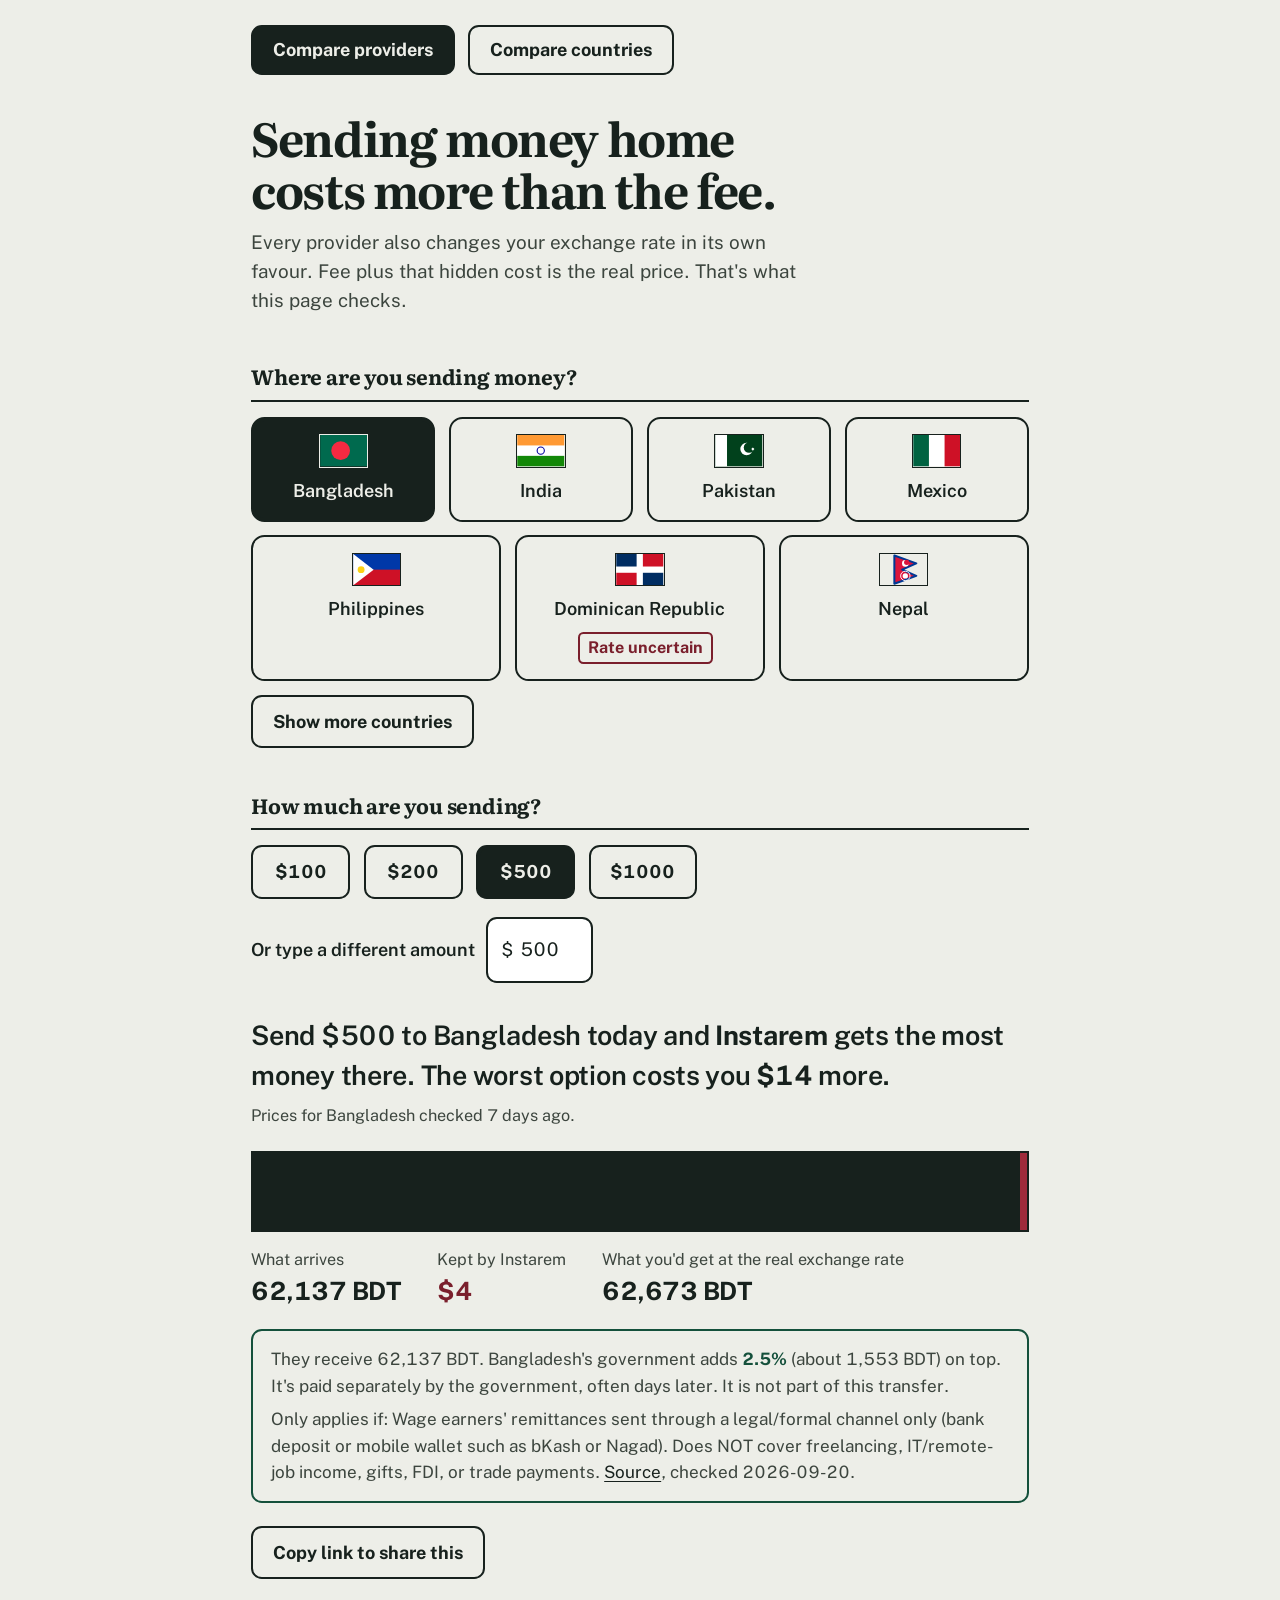
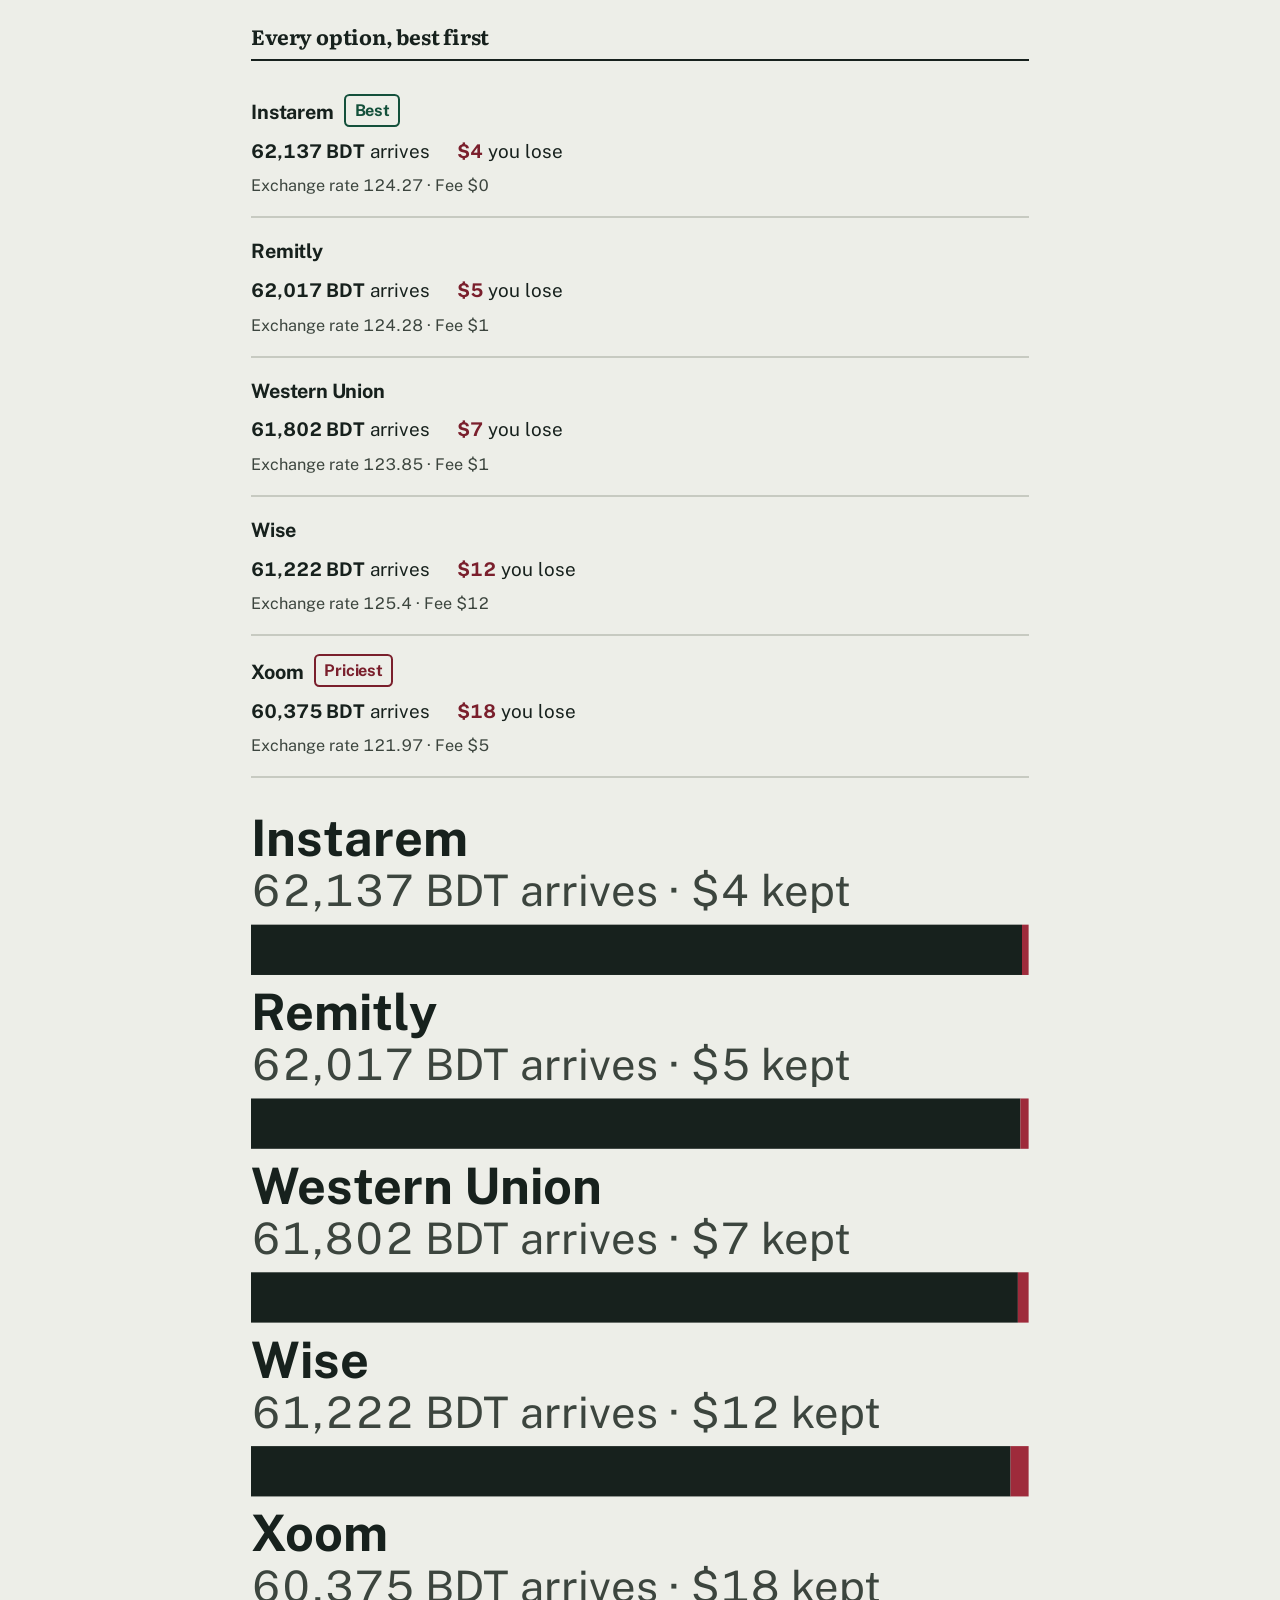
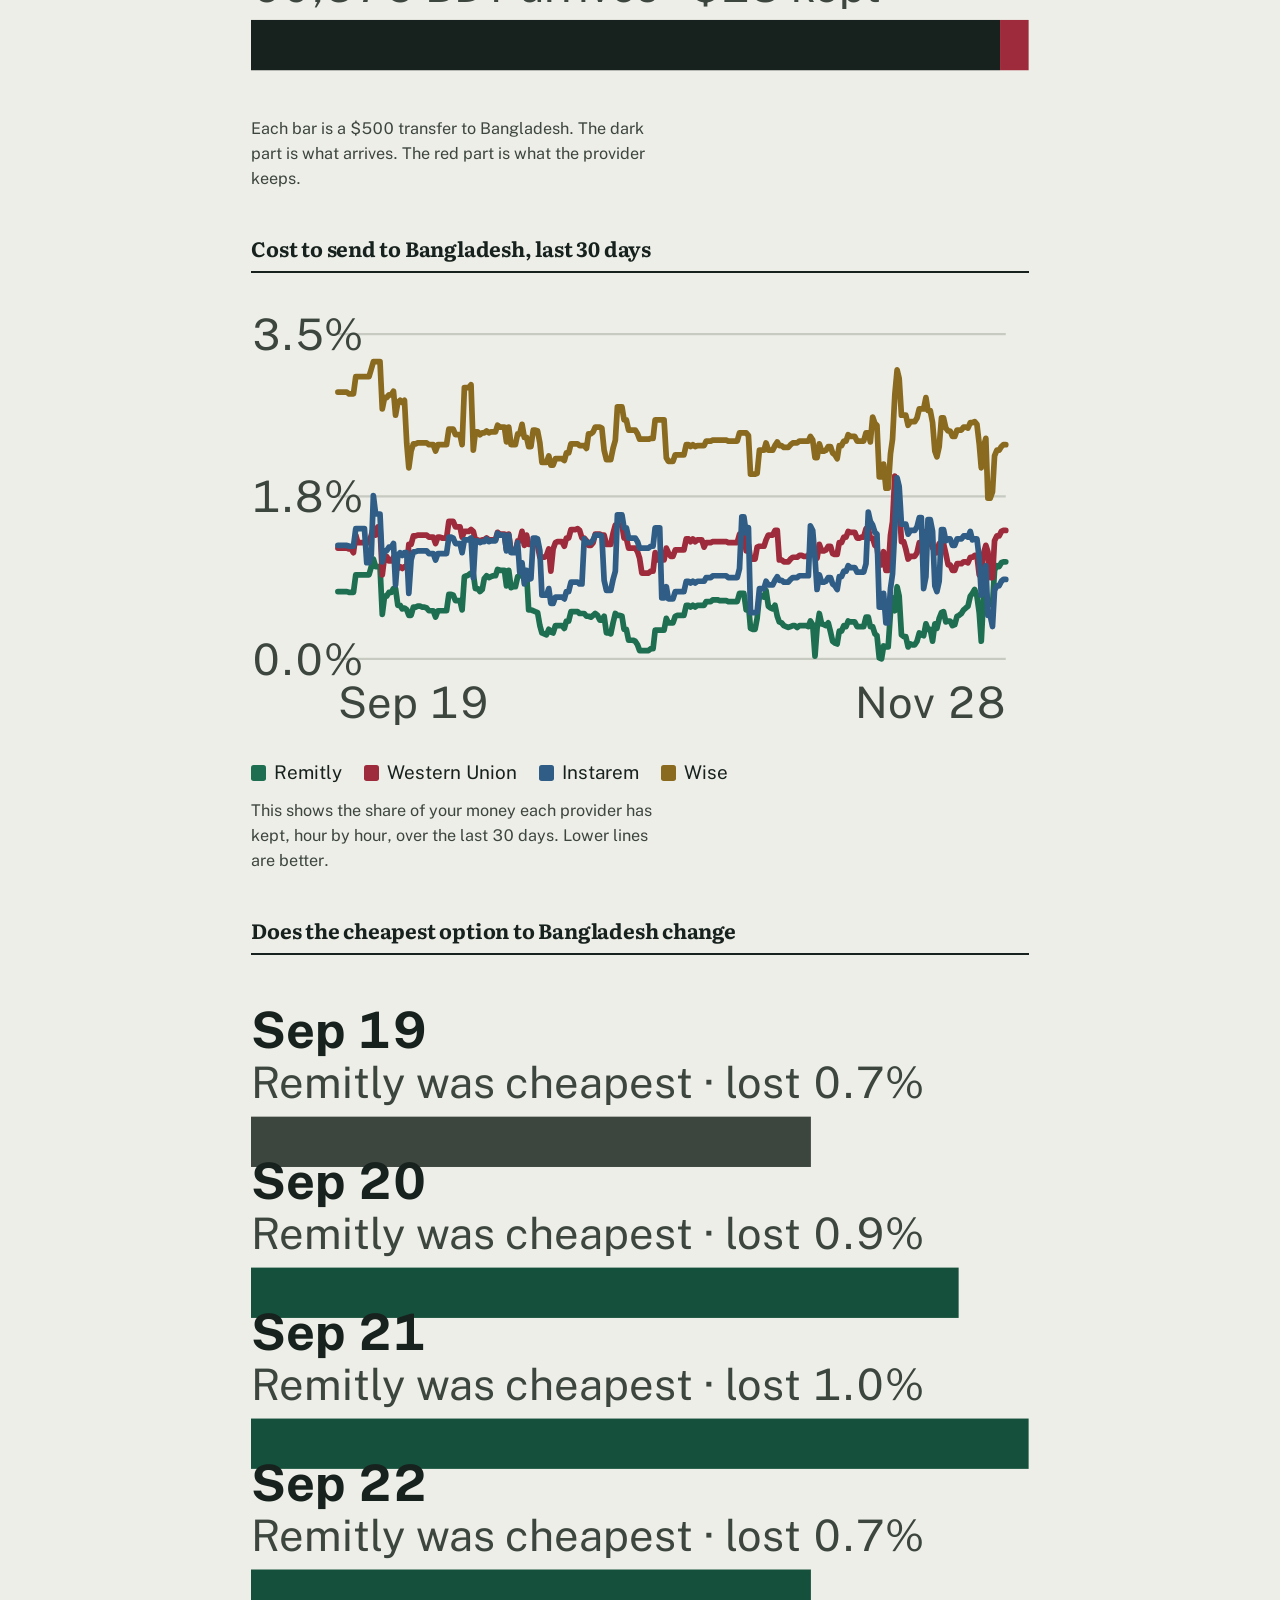
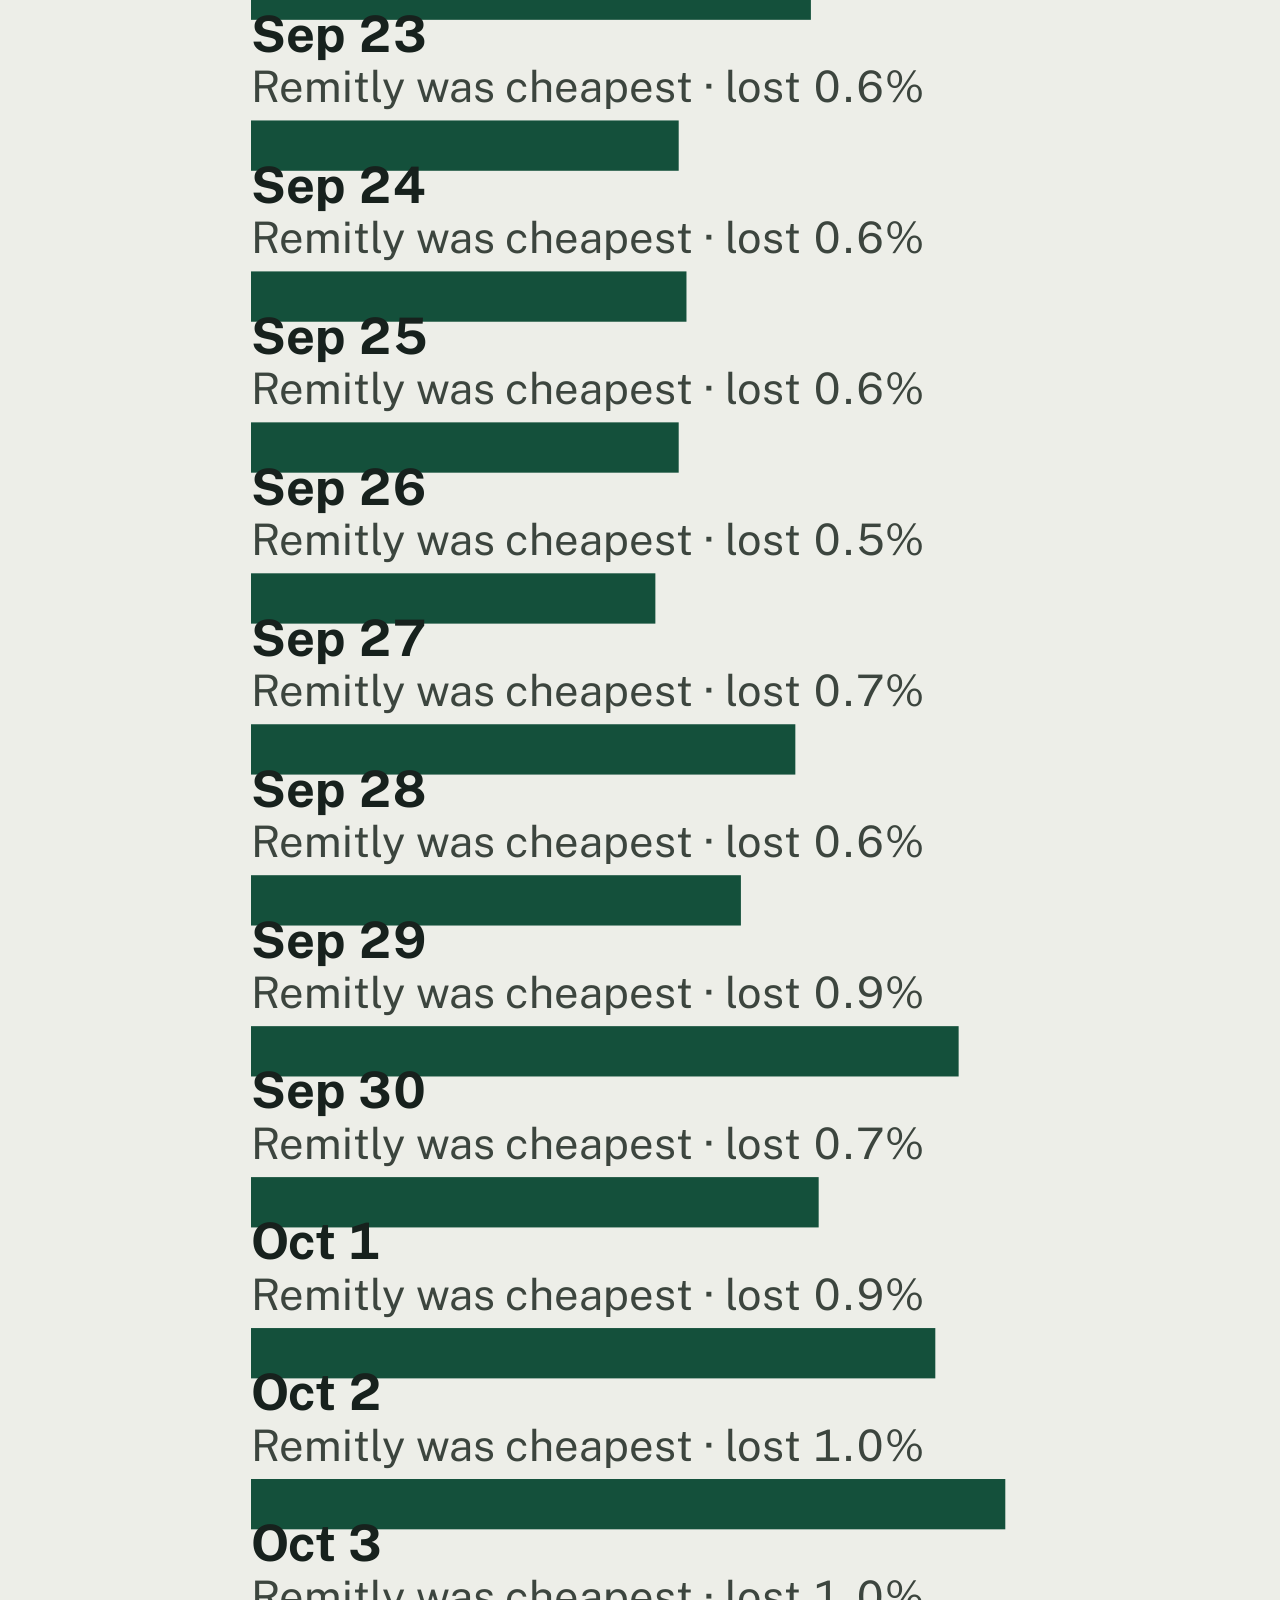
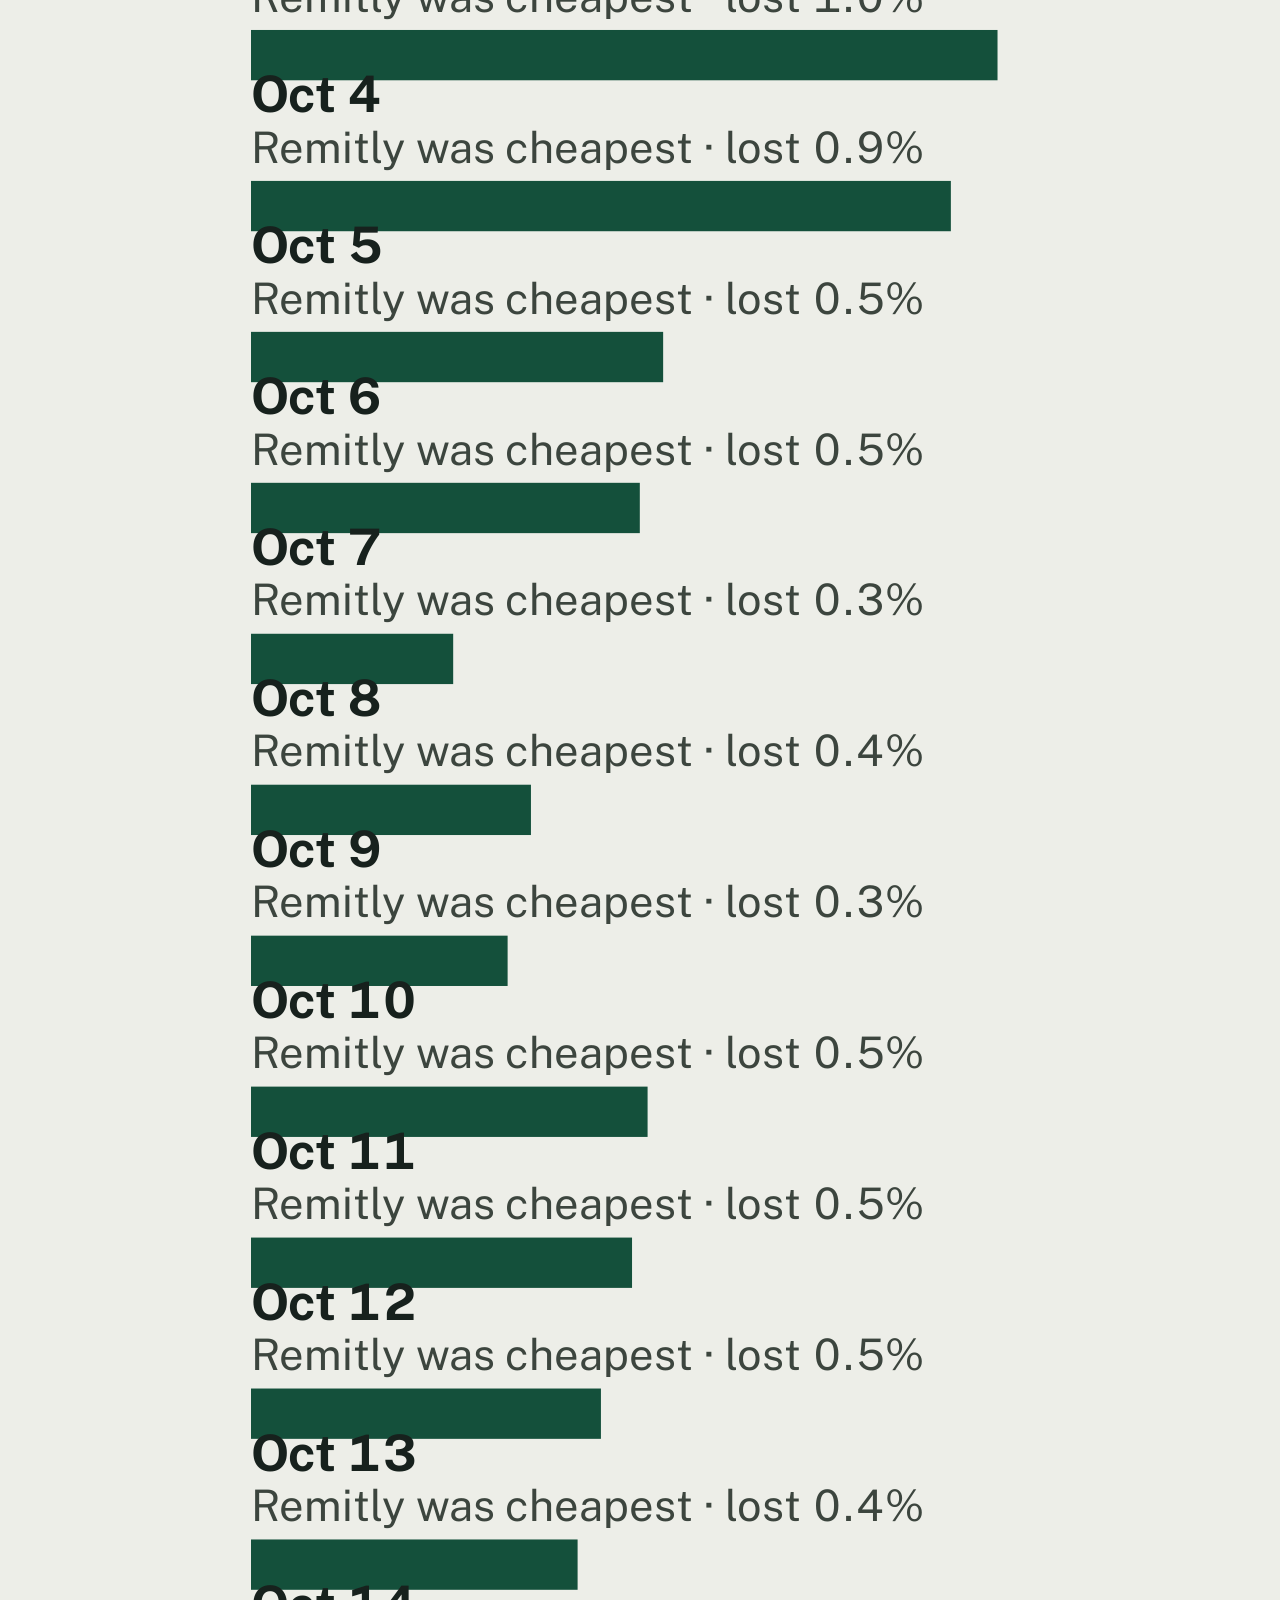
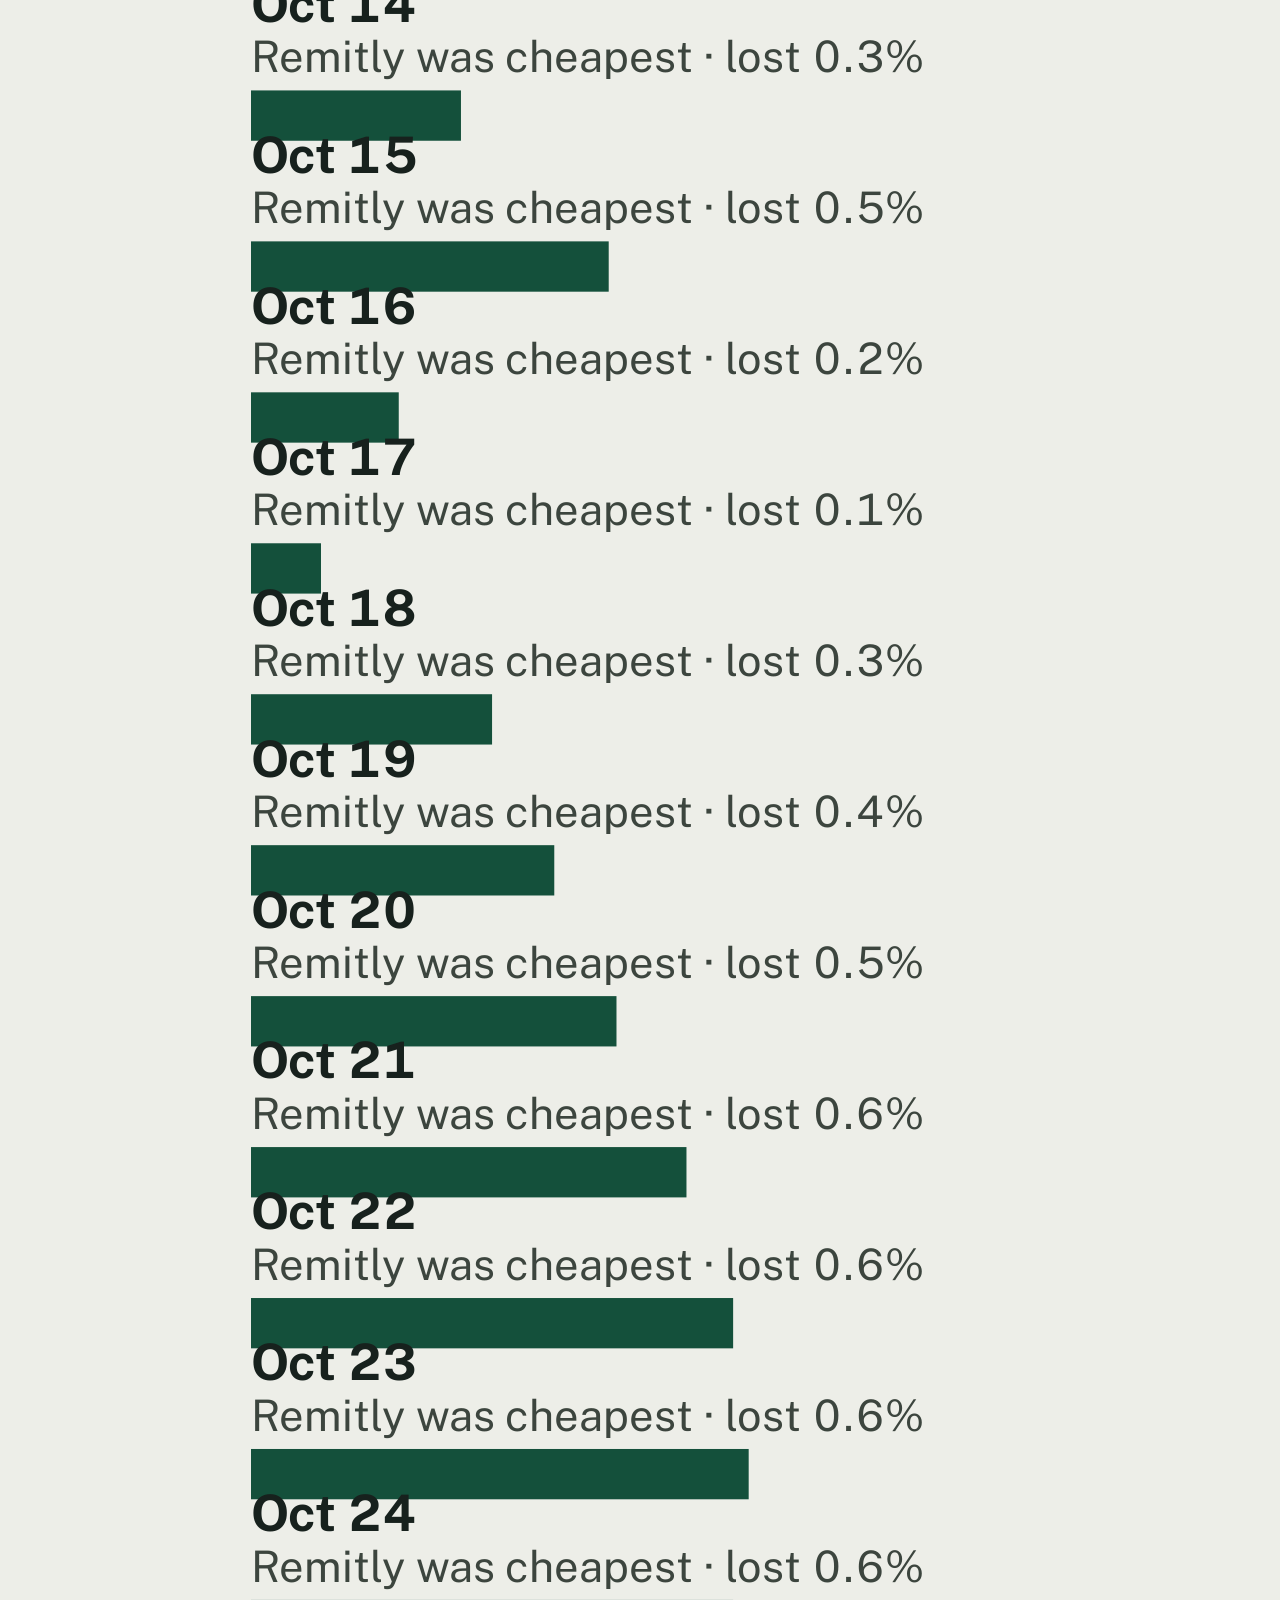
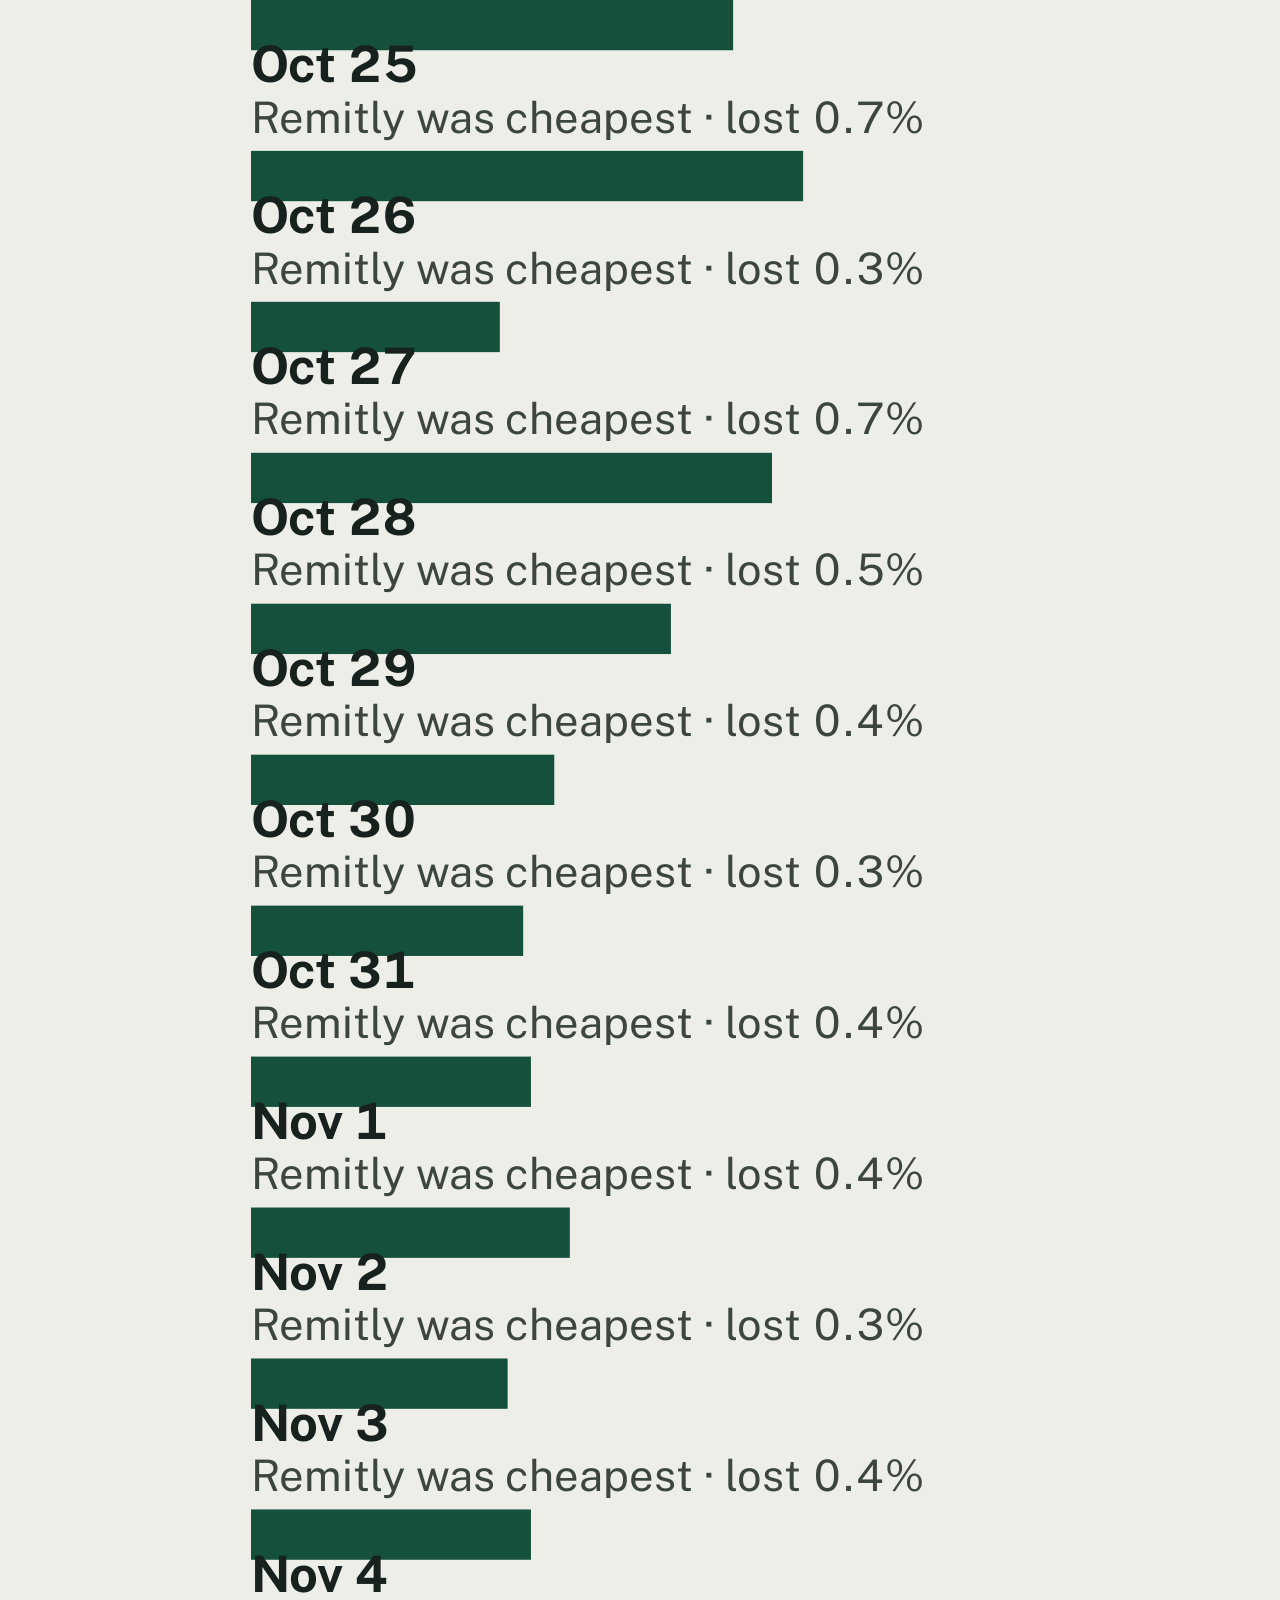
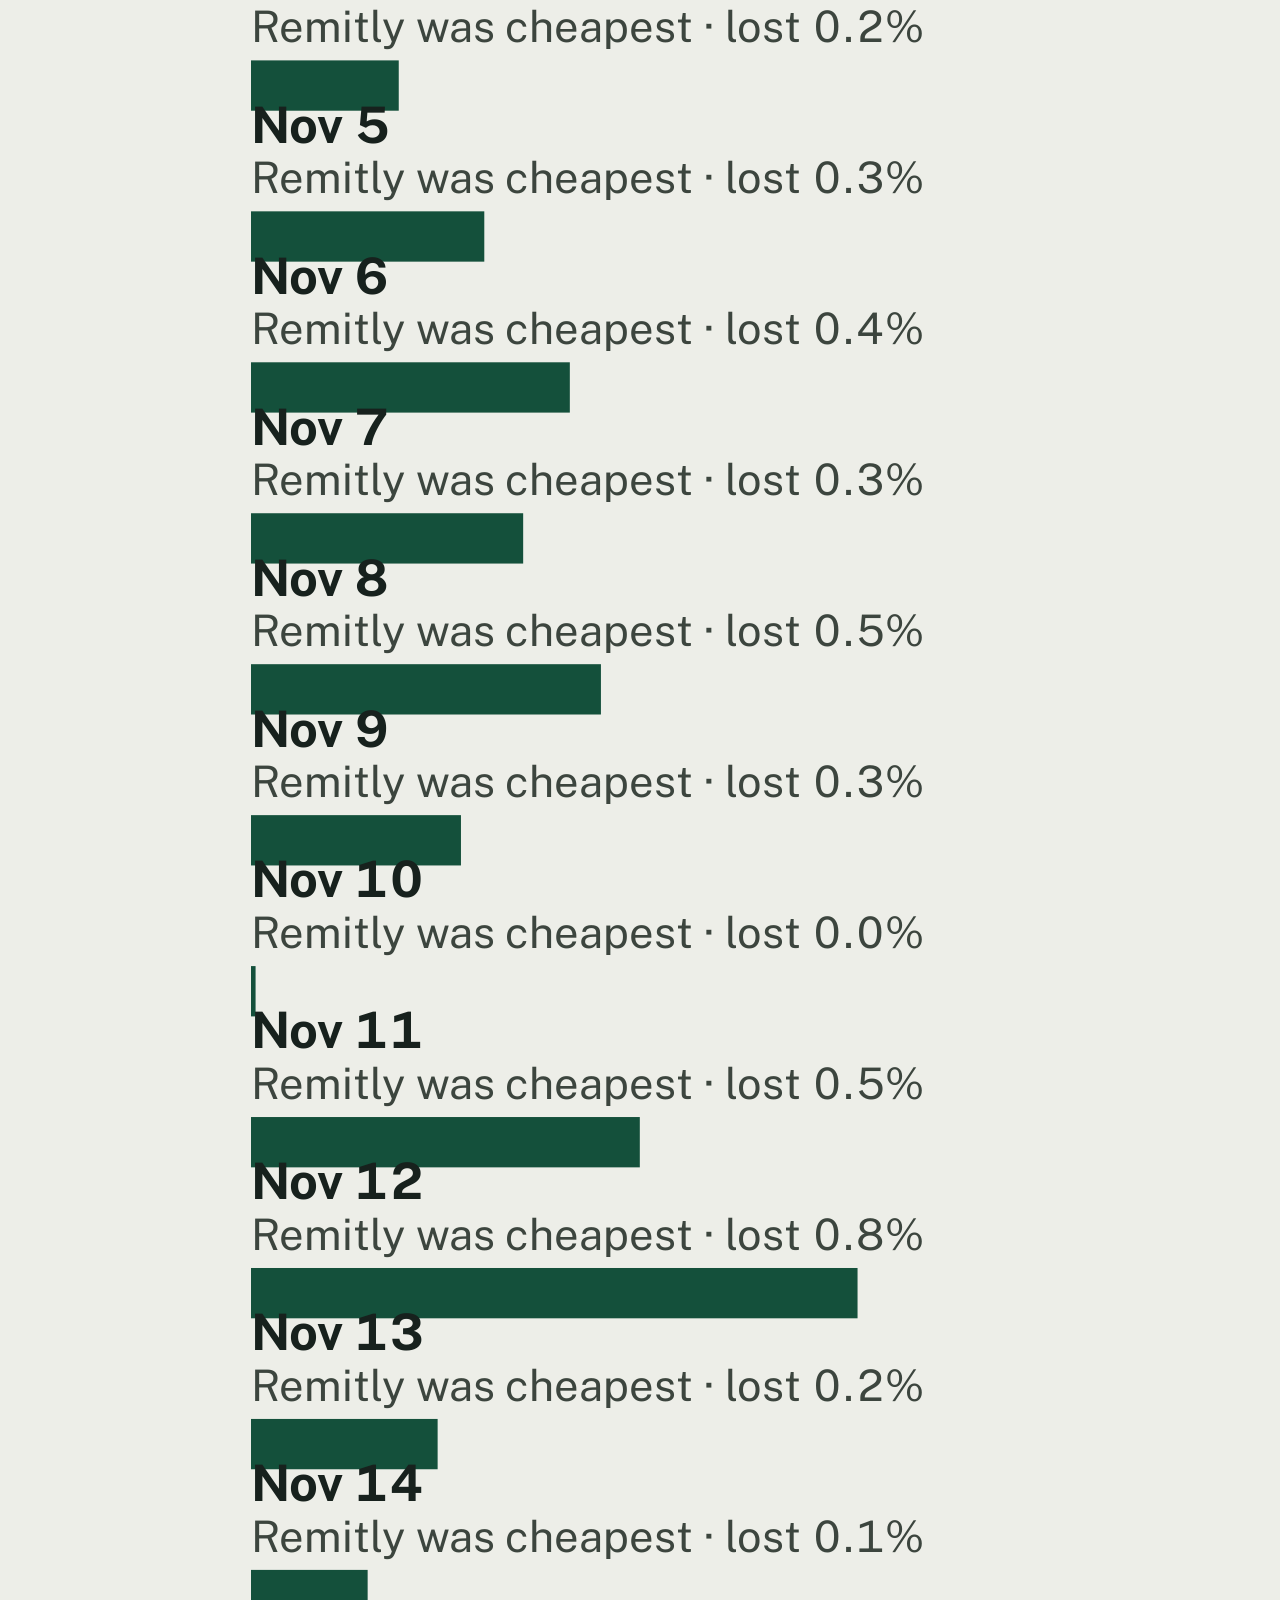
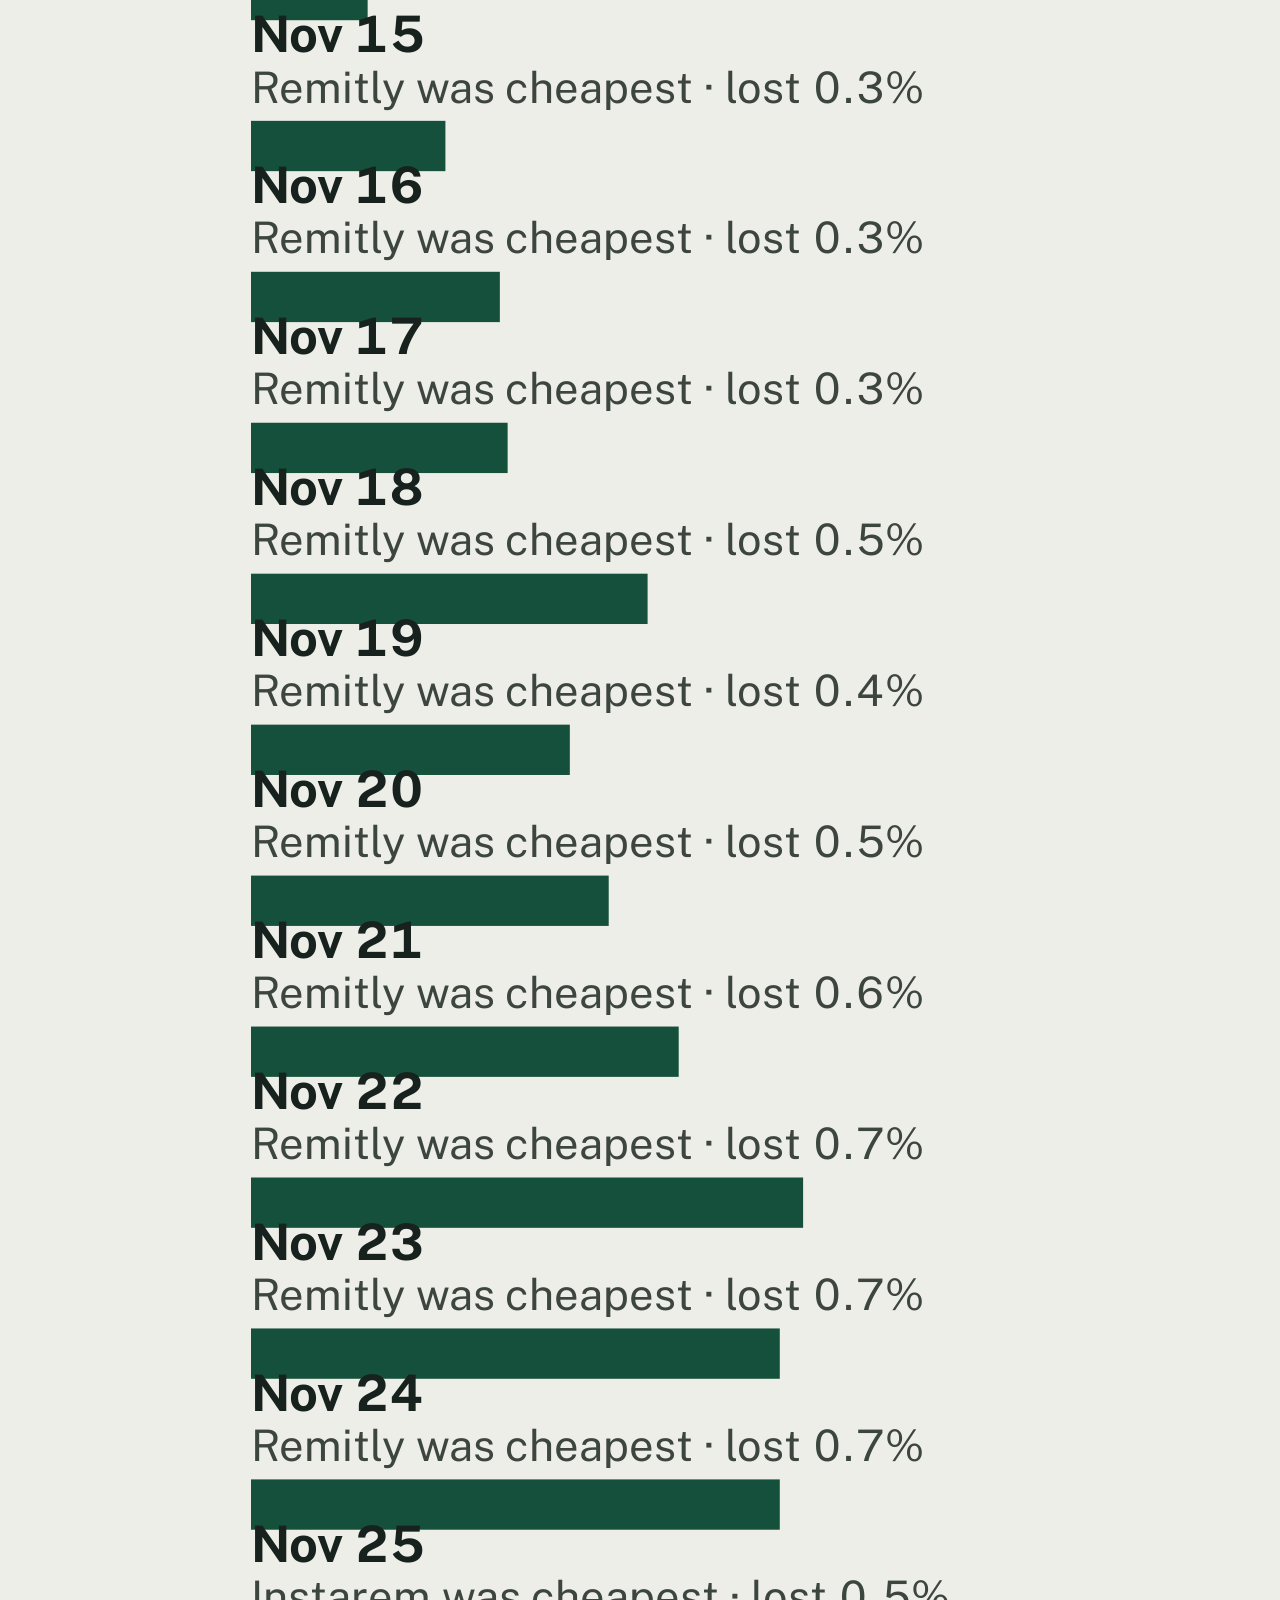
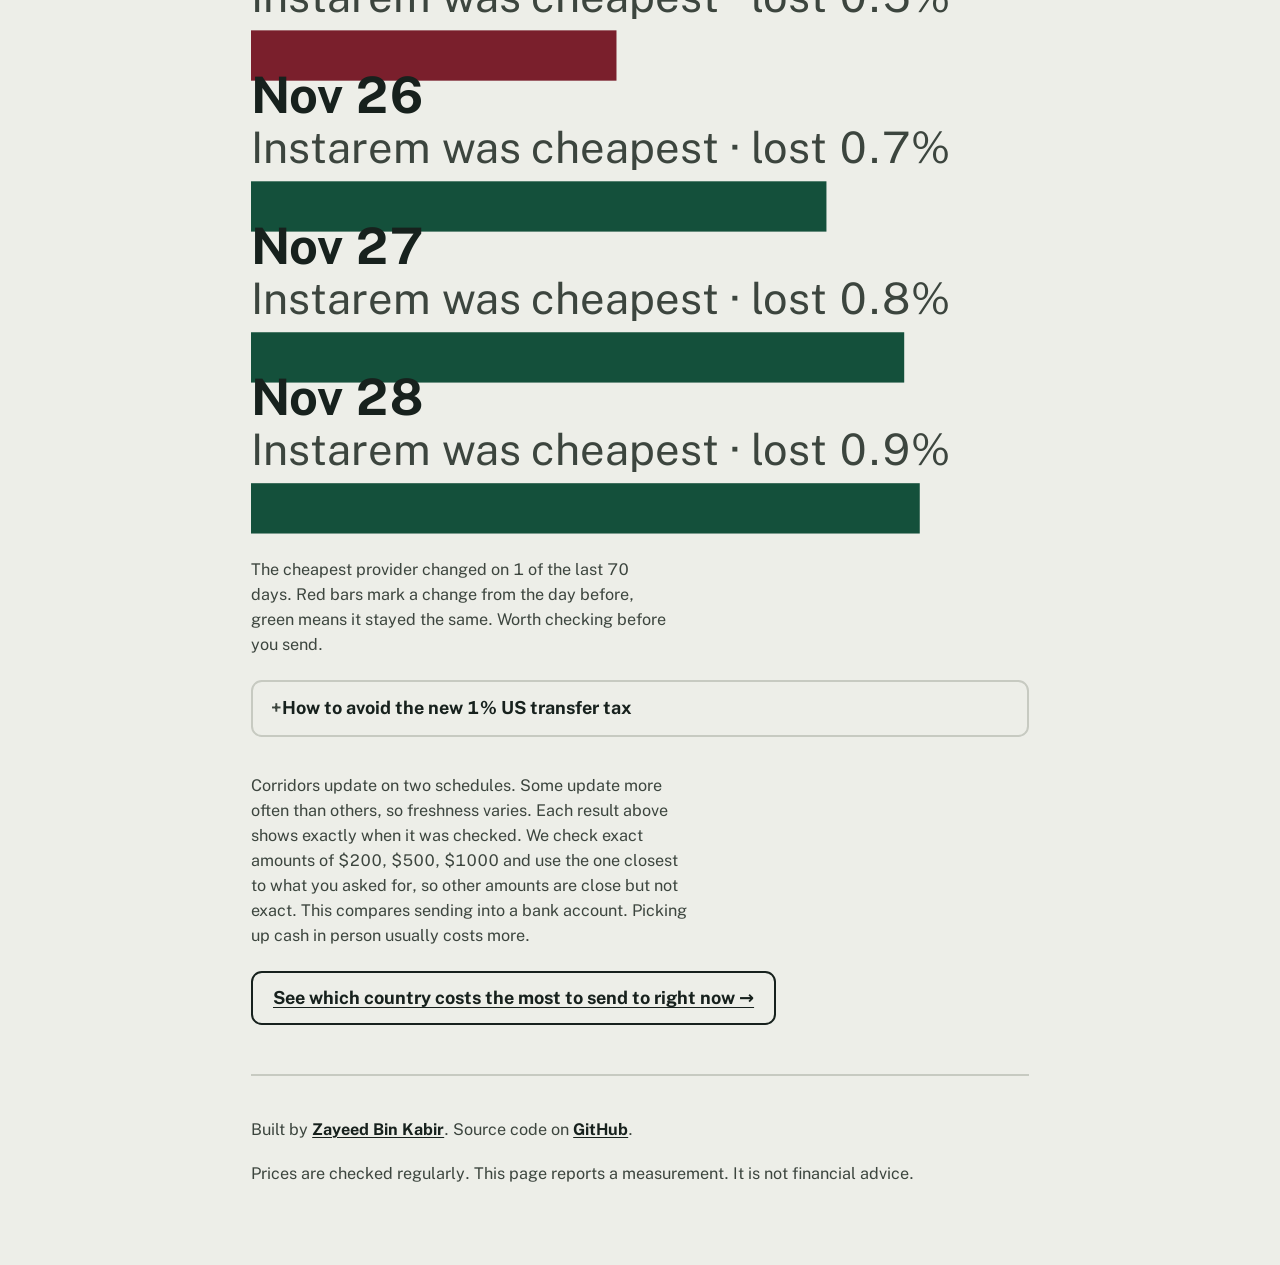
<file: docs/index.html>
<!doctype html>
<html lang="en">
<head>
<meta charset="utf-8">
<meta name="viewport" content="width=device-width, initial-scale=1">
<title>What it costs to send money home</title>
<meta name="description" content="The real cost of a remittance is the fee plus the exchange-rate markup. Compare providers and track it over time.">
<link rel="preconnect" href="https://fonts.googleapis.com">
<link rel="preconnect" href="https://fonts.gstatic.com" crossorigin>
<link href="https://fonts.googleapis.com/css2?family=Literata:wght@400;700&family=Public+Sans:wght@400;600;700&display=swap" rel="stylesheet">
<link rel="stylesheet" href="style.css">
</head>
<body>
<main class="wrap">

  <nav class="pagenav" aria-label="Pages">
    <a href="index.html" aria-current="page">Compare providers</a>
    <a href="compare.html">Compare countries</a>
  </nav>

  <header class="mast">
    <h1>Sending money home costs more than the fee.</h1>
    <p class="sub">Every provider also changes your exchange rate in its own favour. Fee plus that
      hidden cost is the real price. That's what this page checks.</p>
  </header>

  <div id="app" hidden>
    <h2 style="margin-top:1.25rem">Where are you sending money?</h2>
    <div class="countries" id="countries" role="group" aria-label="Choose the country you're sending to"></div>
    <button type="button" class="btn morebtn" id="moreBtn" aria-expanded="false" hidden>Show more countries</button>
    <div class="countries more" id="countriesMore" role="group" aria-label="More countries" hidden></div>

    <h2>How much are you sending?</h2>
    <div class="amtpresets" id="amtpresets" role="group" aria-label="Choose an amount in US dollars"></div>
    <div class="amtcustom">
      <label for="amount">Or type a different amount</label>
      <span class="box"><span aria-hidden="true">$</span>
        <input id="amount" type="number" inputmode="decimal" min="1" max="5000" step="0.01" value="500"
               aria-label="Amount in US dollars">
      </span>
    </div>

    <section id="result" aria-live="polite" aria-atomic="true">
      <p class="lead" id="lead"></p>
      <p class="freshness" id="freshness"></p>
      <p class="uncertain" id="uncertain" hidden></p>

      <div class="shortfall">
        <div class="bar">
          <span class="arrives" id="barArrives"></span>
          <span class="kept"></span>
        </div>
        <div class="legend">
          <div><span>What arrives</span><b id="valArrives">—</b></div>
          <div class="loud"><span>Kept by <span id="lblProvider">the provider</span></span><b id="valKept">—</b></div>
          <div><span>What you'd get at the real exchange rate</span><b id="valIdeal">—</b></div>
        </div>
      </div>

      <p class="incentive" id="incentive" hidden></p>
    </section>

    <div class="share">
      <button type="button" class="btn" id="shareBtn">Copy link to share this</button>
      <span id="shareStatus" aria-live="polite"></span>
    </div>

    <h2>Every option, best first</h2>
    <ul class="rows" id="rows"></ul>
    <div id="providerBar"></div>

    <h2 id="histTitle">Cost to send, last 30 days</h2>
    <div id="hist"></div>

    <h2 id="winnerTitle">Does the cheapest option change</h2>
    <div id="winnerHistory"></div>

    <details class="taxinfo">
      <summary>How to avoid the new 1% US transfer tax</summary>
      <p>Since January 1, 2026, a US law taxes some transfers sent abroad at 1%. This only applies
        if you pay with cash, a money order, or a cashier's check at a counter. Paying from a bank
        account, a US debit or credit card, or most digital wallets is exempt. Every number on this
        page assumes bank-account funding, so none of them include this tax. If you're paying cash,
        add about 1% of the amount you send.
        <a href="https://www.irs.gov/newsroom/treasury-irs-issue-proposed-regulations-on-the-new-remittance-transfer-tax-established-under-the-one-big-beautiful-bill">Read the IRS notice</a>.</p>
    </details>

    <p class="note" id="note"></p>

    <p class="share">
      <a class="btn" href="compare.html">See which country costs the most to send to right now →</a>
    </p>
  </div>

  <div class="state" id="loading">Loading the latest prices.</div>
  <div class="state" id="error" hidden>
    <b>No price data yet.</b>
    Run <code>python scripts/collect.py</code> and commit the files it writes to
    <code>docs/data</code>, or wait for the hourly job to do it.
  </div>

  <footer class="site-footer">
    <p>Built by <a href="https://www.linkedin.com/in/zayeed-bin-kabir/">Zayeed Bin Kabir</a>. Source code on
      <a href="https://github.com/jayeed17/remit-watch">GitHub</a>.</p>
    <p>Prices are checked regularly. This page reports a measurement. It is not financial advice.</p>
  </footer>

</main>

<script src="app.js"></script>
<script>
let SNAP = null, INCENTIVES = {}, amount = 500, selectedIndex = 0;
const PRESETS = [100, 200, 500, 1000];

async function boot(){
  try {
    SNAP = await fetchSnapshot();
  } catch {
    $("loading").hidden = true; $("error").hidden = false; return;
  }
  INCENTIVES = await fetchIncentives();

  applyHash();

  const core = [], more = [];
  SNAP.corridors.forEach((c,i) => {
    const btn = `
      <button type="button" class="country-btn" data-i="${i}" aria-pressed="${i===selectedIndex}">
        <span class="flagbox">${flagMarkup(c.dst)}</span>
        <span>${esc(c.country)}</span>
        ${c.rate_uncertain ? '<span class="tag bad">Rate uncertain</span>' : ''}
      </button>`;
    (c.tier === "extended" ? more : core).push(btn);
  });
  $("countries").innerHTML = core.join("");
  $("countriesMore").innerHTML = more.join("");
  [...document.querySelectorAll(".country-btn")].forEach(b => b.onclick = () => {
    selectedIndex = +b.dataset.i; syncCountryUI(); render();
  });

  if (more.length) {
    $("moreBtn").hidden = false;
    $("moreBtn").onclick = () => {
      const open = $("countriesMore").hidden;
      $("countriesMore").hidden = !open;
      $("moreBtn").setAttribute("aria-expanded", String(open));
      $("moreBtn").textContent = open ? "Show fewer countries" : "Show more countries";
    };
    if (SNAP.corridors[selectedIndex]?.tier === "extended") $("moreBtn").click();
  }

  $("amtpresets").innerHTML = PRESETS.map(v => `
    <button type="button" class="btn amtbtn" data-amt="${v}" aria-pressed="${v===amount}">$${v}</button>`).join("");
  [...$("amtpresets").querySelectorAll("button")].forEach(b => b.onclick = () => setAmount(+b.dataset.amt));
  $("amount").oninput = (e) => liveAmount(+e.target.value);
  $("amount").onchange = (e) => setAmount(+e.target.value);

  $("shareBtn").onclick = async () => {
    try {
      await navigator.clipboard.writeText(location.href);
      $("shareStatus").textContent = "Link copied. Paste it anywhere to share this comparison.";
    } catch {
      $("shareStatus").textContent = `Couldn't copy automatically. The link in your address bar is ${location.href}`;
    }
    setTimeout(() => { $("shareStatus").textContent = ""; }, 4000);
  };

  $("note").textContent =
    `Corridors update on two schedules. Some update more often than others, so freshness varies. ` +
    `Each result above shows exactly when it was checked. We check exact amounts of ` +
    `$${SNAP.brackets.join(", $")} and use the one closest to what you asked for, so other amounts ` +
    `are close but not exact. This compares sending into a bank account. Picking up cash in person ` +
    `usually costs more.`;

  $("loading").hidden = true; $("app").hidden = false;
  syncCountryUI(); syncAmountUI(); render();
}

// The URL hash is the shareable state: #DST-AMOUNT, e.g. #NPR-1000. Applied
// once on load (before defaults are locked in) and kept current on every
// render, so the address bar always matches what's on screen.
function applyHash(){
  const m = /^#?([A-Za-z]{3})-(\d+(?:\.\d+)?)$/.exec(decodeURIComponent(location.hash));
  if (!m) return;
  const i = SNAP.corridors.findIndex(c => c.dst === m[1].toUpperCase());
  if (i === -1) return;
  selectedIndex = i;
  amount = Math.max(1, Math.min(5000, Math.round((+m[2] || amount) * 100) / 100));
}
function syncHash(){
  const c = SNAP.corridors[selectedIndex];
  history.replaceState(null, "", `#${c.dst}-${amount}`);
}

function syncCountryUI(){
  [...document.querySelectorAll(".country-btn")].forEach(b => {
    b.setAttribute("aria-pressed", String(+b.dataset.i === selectedIndex));
  });
}
function syncAmountPresets(){
  [...$("amtpresets").querySelectorAll("button")].forEach(b => {
    b.setAttribute("aria-pressed", String(+b.dataset.amt === amount));
  });
}
function syncAmountUI(){
  $("amount").value = amount;
  syncAmountPresets();
}
// Only clamps + rewrites the input's own displayed value - safe to call from
// preset buttons or on blur, but NOT on every keystroke: overwriting the
// field while the user is mid-type corrupts what they're typing (typing "3"
// of "347" clamps below the $1 min, rewrites the field to "1", and the next
// digits append to THAT instead of continuing "347").
function setAmount(v){
  if (!Number.isFinite(v)) return;
  amount = Math.max(1, Math.min(5000, Math.round(v * 100) / 100));
  syncAmountUI(); render();
}
// Live typing: update state and re-render with the raw value so results
// track what's on screen, but never touch the input's own text - clamping
// is deferred to blur/change (setAmount, via onchange below).
function liveAmount(v){
  if (!Number.isFinite(v) || v <= 0) return;
  amount = v;
  syncAmountPresets();
  render();
}

function render(){
  const c = SNAP.corridors[selectedIndex];
  const rows = rowsFor(c, amount);
  if (!rows.length) return;
  const ideal = amount * c.mid;
  const viable = rows.filter(q => !q.impractical);

  syncHash();

  $("uncertain").hidden = !c.rate_uncertain;
  if (c.rate_uncertain) {
    $("uncertain").textContent =
      `We're not confident in the exchange rate for ${c.country} right now. Our data sources ` +
      `disagree by about ${c.rate_disagreement_pct}%. Treat the numbers below as rough until this settles.`;
  }

  if (!viable.length) {
    // Every provider's fee alone meets or exceeds this amount - there is no
    // real quote to show, so don't synthesize one.
    $("lead").innerHTML =
      `${usdPrecise(amount)} is too small for any provider we track to send to ${esc(c.country)} right now. ` +
      `Their fees alone would take the whole amount. Try a larger amount.`;
    $("freshness").textContent = `Prices for ${c.country} checked ${freshness(c.generated || SNAP.generated)}.`;
    $("barArrives").style.width = "0%";
    $("valArrives").textContent = "—"; $("valKept").textContent = "—"; $("valIdeal").textContent = local(ideal, c.dst);
    $("lblProvider").textContent = "the provider";
    $("incentive").hidden = true;
    $("rows").innerHTML = rows.map(q => `
      <li class="row">
        <span class="name">${esc(q.provider)}</span>
        <p class="detail">Not available below about ${usd(q.fee / IMPRACTICAL_FEE_SHARE)}. Below that, its fee eats up too much of what you're sending.</p>
      </li>`).join("");
    $("providerBar").innerHTML = "";
    drawHistorySection(c);
    return;
  }

  const best = viable[0], worst = viable[viable.length-1];

  $("lead").innerHTML = viable.length > 1
    ? `Send ${usdPrecise(amount)} to ${esc(c.country)} today and <b>${esc(best.provider)}</b> gets the most ` +
      `money there. The worst option costs you <b>${usdLoss(worst.usdLost-best.usdLost)}</b> more.`
    : `Send ${usdPrecise(amount)} to ${esc(c.country)} today and <b>${esc(best.provider)}</b> is the only ` +
      `option we track at this amount.`;
  $("freshness").textContent = `Prices for ${c.country} checked ${freshness(c.generated || SNAP.generated)}.`;

  $("barArrives").style.width = (100 * best.received / ideal).toFixed(2) + "%";
  $("valArrives").textContent = local(best.received, c.dst);
  $("valKept").textContent = usdLoss(best.usdLost);
  $("valIdeal").textContent = local(ideal, c.dst);
  $("lblProvider").textContent = best.provider;

  const inc = incentiveFor(INCENTIVES, c.dst, best.received, c.mid);
  $("incentive").hidden = !inc;
  if (inc) {
    $("incentive").innerHTML =
      `They receive ${esc(local(best.received, c.dst))}. ${esc(inc.country)}'s government adds ` +
      `<b>${inc.rate}%</b> (about ${esc(local(inc.localAmt, c.dst))}) on top. It's paid separately by the ` +
      `government, often days later. It is not part of this transfer.` +
      `<span class="elig">Only applies if: ${esc(inc.eligibility)} ` +
      `<a href="${esc(inc.source_url)}">Source</a>, checked ${esc(inc.date_verified)}.</span>`;
  }

  $("rows").innerHTML = rows.map((q) => {
    if (q.impractical) {
      return `
        <li class="row">
          <span class="name">${esc(q.provider)} <span class="tag bad">Minimum not met</span></span>
          <p class="detail">Not available below about ${usd(q.fee / IMPRACTICAL_FEE_SHARE)}. Below that, its fee eats up too much of what you're sending.</p>
        </li>`;
    }
    const i = viable.indexOf(q);
    const tag = i===0 ? '<span class="tag good">Best</span>'
      : (i===viable.length-1 && viable.length>1 ? '<span class="tag bad">Priciest</span>' : '');
    const bank = (q.kind && q.kind !== "moneyTransferProvider") ? ' <span class="bank">(a bank)</span>' : '';
    return `
      <li class="row">
        <span class="name">${esc(q.provider)}${bank}${tag}</span>
        <div class="stats">
          <span class="stat"><b>${local(q.received, c.dst)}</b> arrives</span>
          <span class="stat loss"><b>${usdLoss(q.usdLost)}</b> you lose</span>
        </div>
        <p class="detail">Exchange rate ${q.rate.toLocaleString("en-US",{maximumFractionDigits:2})} · Fee ${usd(q.fee)}</p>
      </li>`;
  }).join("");

  drawProviderBar(c, viable, amount, ideal);
  drawHistorySection(c);
}

function drawProviderBar(c, rows, amt, ideal){
  const rowH = 76, top = 10;
  const H = top + rows.length * rowH + 6;
  const bars = rows.map((q,i) => {
    const y = top + i*rowH;
    const arrivesW = Math.max(0, Math.min(CW, (q.received/ideal) * CW));
    const keptW = CW - arrivesW;
    const bank = (q.kind && q.kind !== "moneyTransferProvider") ? " (a bank)" : "";
    return `
      <text x="0" y="${y+18}" class="barName">${esc(q.provider)}${esc(bank)}</text>
      <text x="0" y="${y+40}" class="barAmt">${esc(local(q.received,c.dst))} arrives · ${esc(usdLoss(q.usdLost))} kept</text>
      <rect x="0" y="${y+48}" width="${arrivesW.toFixed(1)}" height="22" fill="${C.ink}"/>
      <rect x="${arrivesW.toFixed(1)}" y="${y+48}" width="${keptW.toFixed(1)}" height="22" fill="${C.kept}"/>`;
  }).join("");

  $("providerBar").innerHTML = `
    <svg class="chart" viewBox="0 0 ${CW} ${H}" role="img"
         aria-label="How a ${usdPrecise(amt)} transfer to ${esc(c.country)} splits between what arrives and what each provider keeps">
      ${bars}
    </svg>
    <p class="caption">Each bar is a ${usdPrecise(amt)} transfer to ${esc(c.country)}. The dark part is what
      arrives. The red part is what the provider keeps.</p>`;
}

async function drawHistorySection(c){
  const h = await fetchHistory(`${c.src}-${c.dst}`);
  if (SNAP.corridors[selectedIndex] !== c) return;

  drawHistory(c, h);
  drawWinnerHistory(c, h);
}

function drawHistory(c, h){
  $("histTitle").textContent = `Cost to send to ${c.country}, last 30 days`;

  if (h.length < 3) {
    $("hist").innerHTML = `<p class="state">Not enough history yet. This fills in as checks
      run. ${h.length} of 3 readings so far.</p>`;
    return;
  }

  const seen = {};
  h.forEach(p => Object.keys(p.providers).forEach(n => seen[n] = (seen[n]||0)+1));
  const names = Object.keys(seen).sort((a,b) => seen[b]-seen[a]).slice(0,4);
  const colors = [C.best, C.kept, "#2f5d86", "#8a6a1f"];

  const W = CW, H = 190, P = {t:14, r:10, b:34, l:38};
  const vals = h.flatMap(p => names.map(n => p.providers[n]).filter(v => v != null));
  const lo = Math.max(0, Math.min(...vals) - .3), hi = Math.max(...vals) + .3;
  const x = i => P.l + i * (W-P.l-P.r) / Math.max(1, h.length-1);
  const y = v => P.t + (hi-v) * (H-P.t-P.b) / Math.max(.001, hi-lo);

  const lines = names.map((n,k) => {
    const d = h.map((p,i) => p.providers[n] == null ? null : `${x(i).toFixed(1)},${y(p.providers[n]).toFixed(1)}`)
      .filter(Boolean).join(" L");
    return d ? `<path class="line" stroke="${colors[k]}" d="M${d}"/>` : "";
  }).join("");

  const ticks = [lo, (lo+hi)/2, hi].map(v =>
    `<line class="axis" x1="${P.l}" y1="${y(v)}" x2="${W-P.r}" y2="${y(v)}"/>
     <text class="axisText" x="0" y="${y(v)+7}">${v.toFixed(1)}%</text>`).join("");

  const fmt = t => new Date(t).toLocaleDateString("en-US",{month:"short",day:"numeric",timeZone:"UTC"});
  $("hist").innerHTML = `
    <svg class="chart" viewBox="0 0 ${W} ${H}" role="img"
         aria-label="Share of the transfer each provider has kept, day by day, over the last 30 days">
      ${ticks}${lines}
      <text class="axisText" x="${P.l}" y="${H-8}">${fmt(h[0].ts)}</text>
      <text class="axisText" x="${W-P.r}" y="${H-8}" text-anchor="end">${fmt(h[h.length-1].ts)}</text>
    </svg>
    <div class="keys">${names.map((n,k) =>
      `<span><i style="background:${colors[k]}"></i>${esc(n)}</span>`).join("")}</div>
    <p class="caption">This shows the share of your money each provider has kept, hour by hour, over
      the last 30 days. Lower lines are better.</p>`;
}

const MIN_WINNER_DAYS = 3;

// One entry per calendar day (the day's last reading), so this answers "does
// the cheapest option change day to day" rather than swinging hour to hour.
function dailyWinners(h){
  const byDay = new Map();
  for (const p of h) {
    const day = p.ts.slice(0, 10);
    if (!byDay.has(day) || p.ts > byDay.get(day).ts) byDay.set(day, p);
  }
  return [...byDay.entries()].sort(([a],[b]) => a < b ? -1 : 1).map(([day, p]) => {
    const entries = Object.entries(p.providers);
    const [provider, pct] = entries.reduce((best, e) => e[1] < best[1] ? e : best, entries[0]);
    return {day, provider, pct};
  });
}

function drawWinnerHistory(c, h){
  $("winnerTitle").textContent = `Does the cheapest option to ${c.country} change`;
  const days = dailyWinners(h);

  if (days.length < MIN_WINNER_DAYS) {
    $("winnerHistory").innerHTML = `<p class="state">This needs a few days of history to show
      whether the cheapest option changes. Right now every check is bunched into the same
      day or two. We have ${days.length} day${days.length===1?"":"s"} so far. Check back once
      there are at least ${MIN_WINNER_DAYS}.</p>`;
    return;
  }

  let changes = 0;
  const rowH = 66, top = 10;
  const H = top + days.length*rowH + 6;
  const maxPct = Math.max(...days.map(d => d.pct), 0.01);
  const fmt = d => new Date(d + "T00:00:00Z").toLocaleDateString("en-US",{month:"short",day:"numeric",timeZone:"UTC"});

  const bars = days.map((d,i) => {
    const y = top + i*rowH;
    const changed = i > 0 && d.provider !== days[i-1].provider;
    if (changed) changes++;
    const fill = i === 0 ? C.inkSoft : (changed ? C.keptText : C.bestText);
    const w = Math.max(2, (d.pct/maxPct) * CW);
    return `
      <text x="0" y="${y+18}" class="barName">${esc(fmt(d.day))}</text>
      <text x="0" y="${y+40}" class="barAmt">${esc(d.provider)} was cheapest · lost ${d.pct.toFixed(1)}%</text>
      <rect x="0" y="${y+48}" width="${w.toFixed(1)}" height="22" fill="${fill}"/>`;
  }).join("");

  const caption = changes === 0
    ? `Every day for the last ${days.length} days, ${esc(days[0].provider)} has been the cheapest way
       to send to ${esc(c.country)}. You don't need to re-check daily. It's been stable.`
    : `The cheapest provider changed on ${changes} of the last ${days.length-1} days. Red bars mark a
       change from the day before, green means it stayed the same. Worth checking before you send.`;

  $("winnerHistory").innerHTML = `
    <svg class="chart" viewBox="0 0 ${CW} ${H}" role="img"
         aria-label="Which provider was cheapest to ${esc(c.country)} each day, and whether it changed">
      ${bars}
    </svg>
    <p class="caption">${caption}</p>`;
}

boot();
</script>
</body>
</html>
</file>
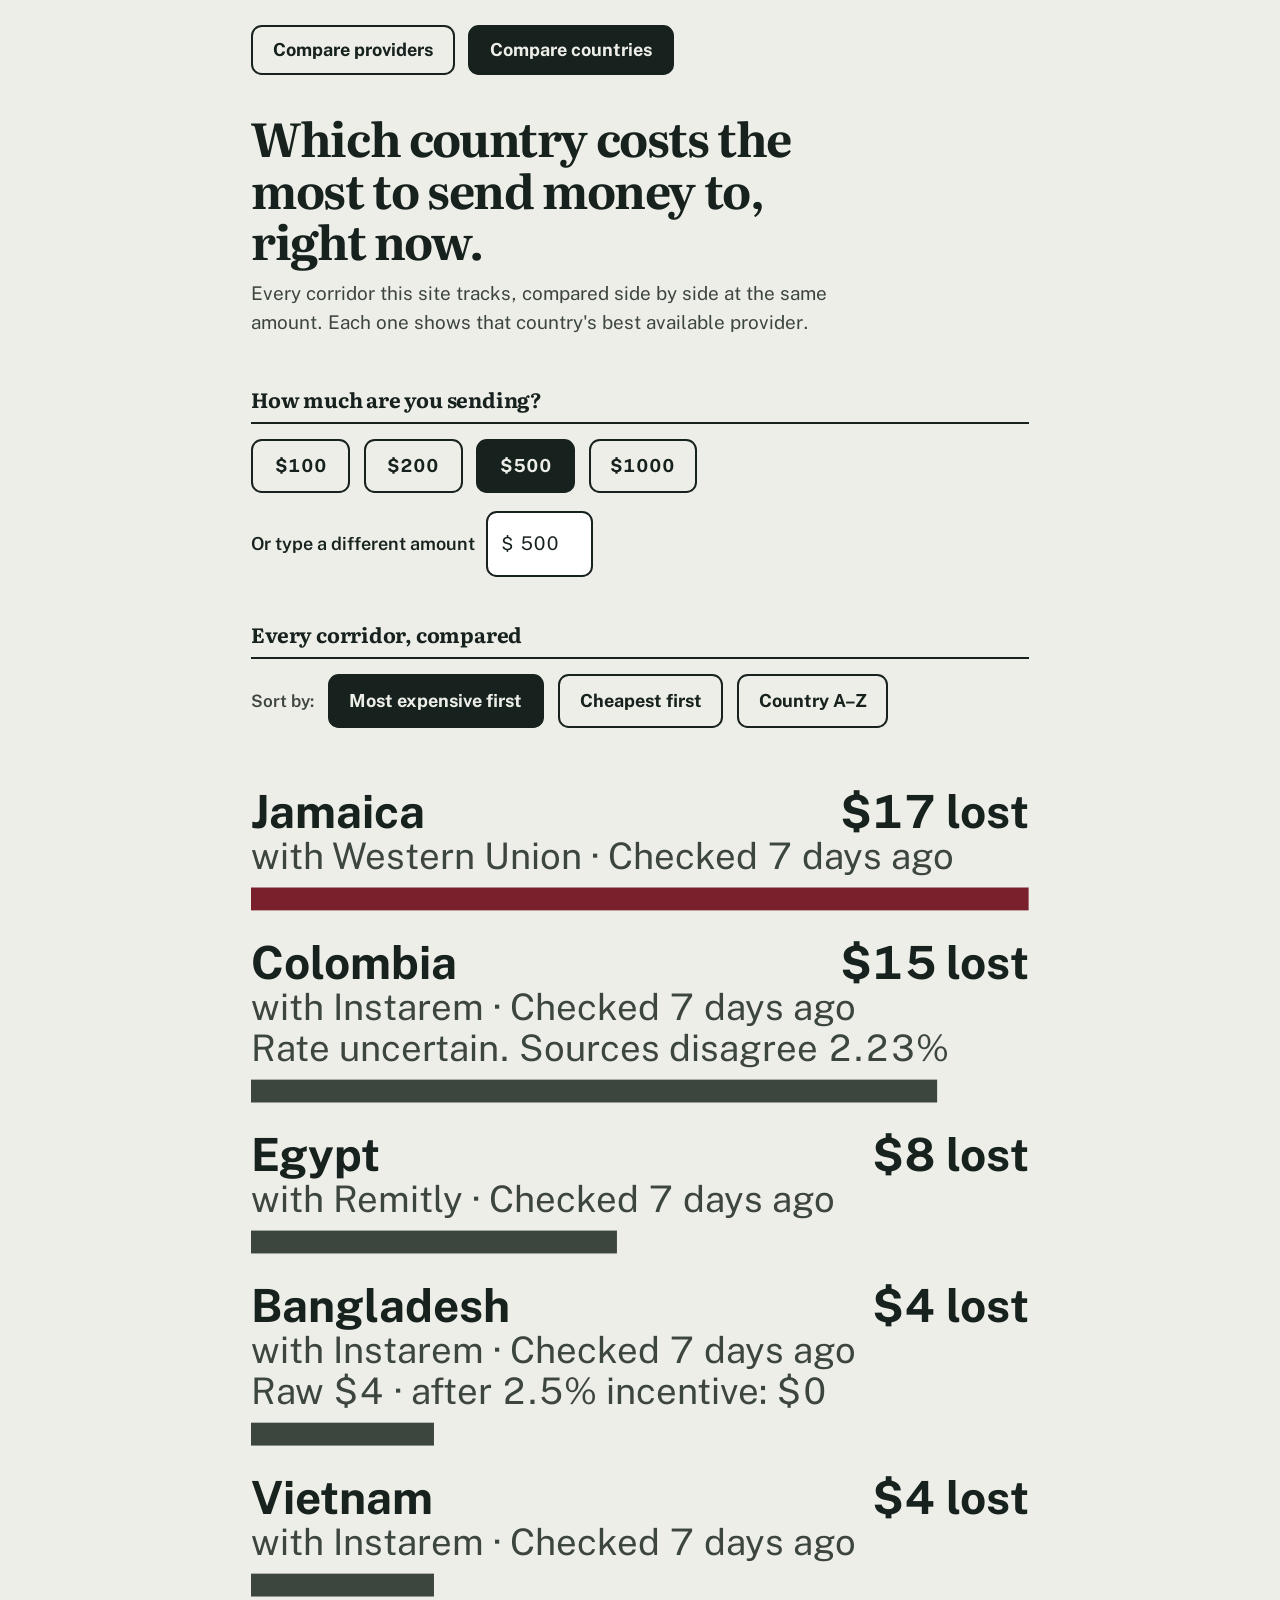
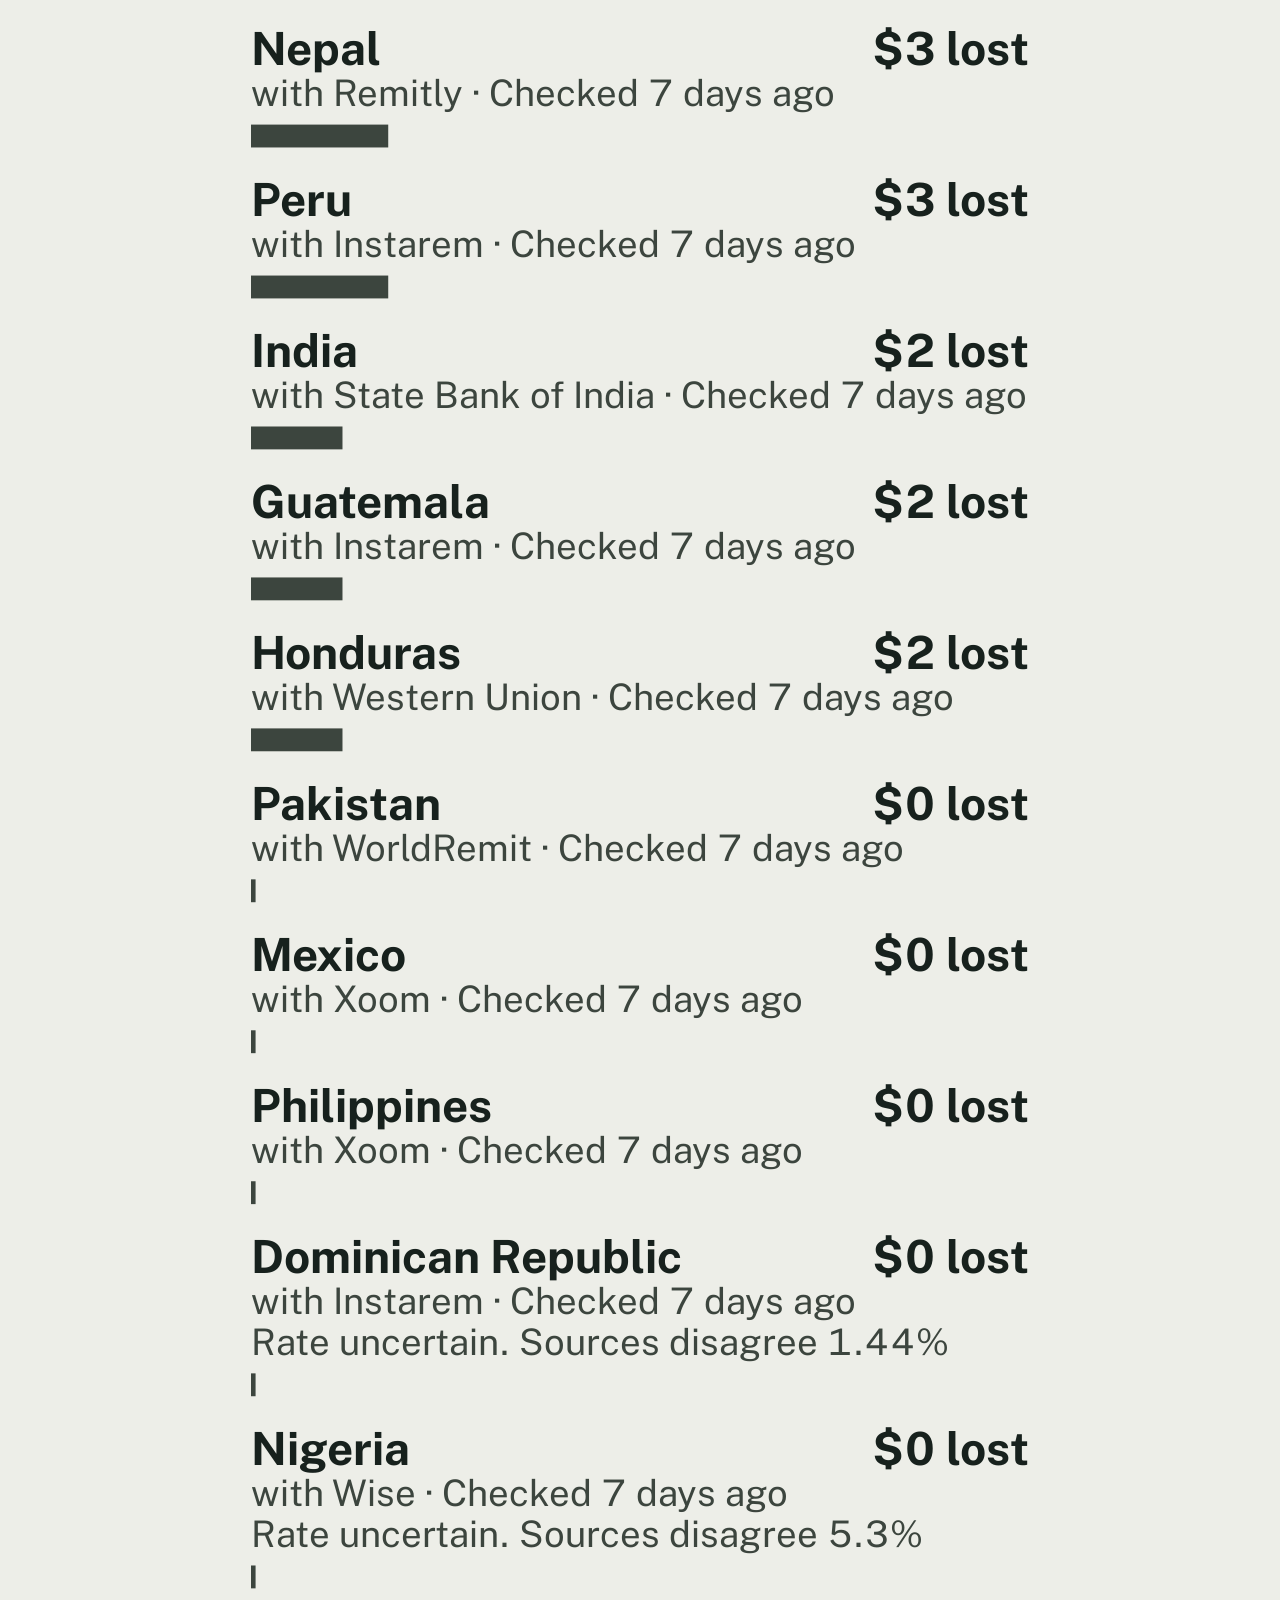
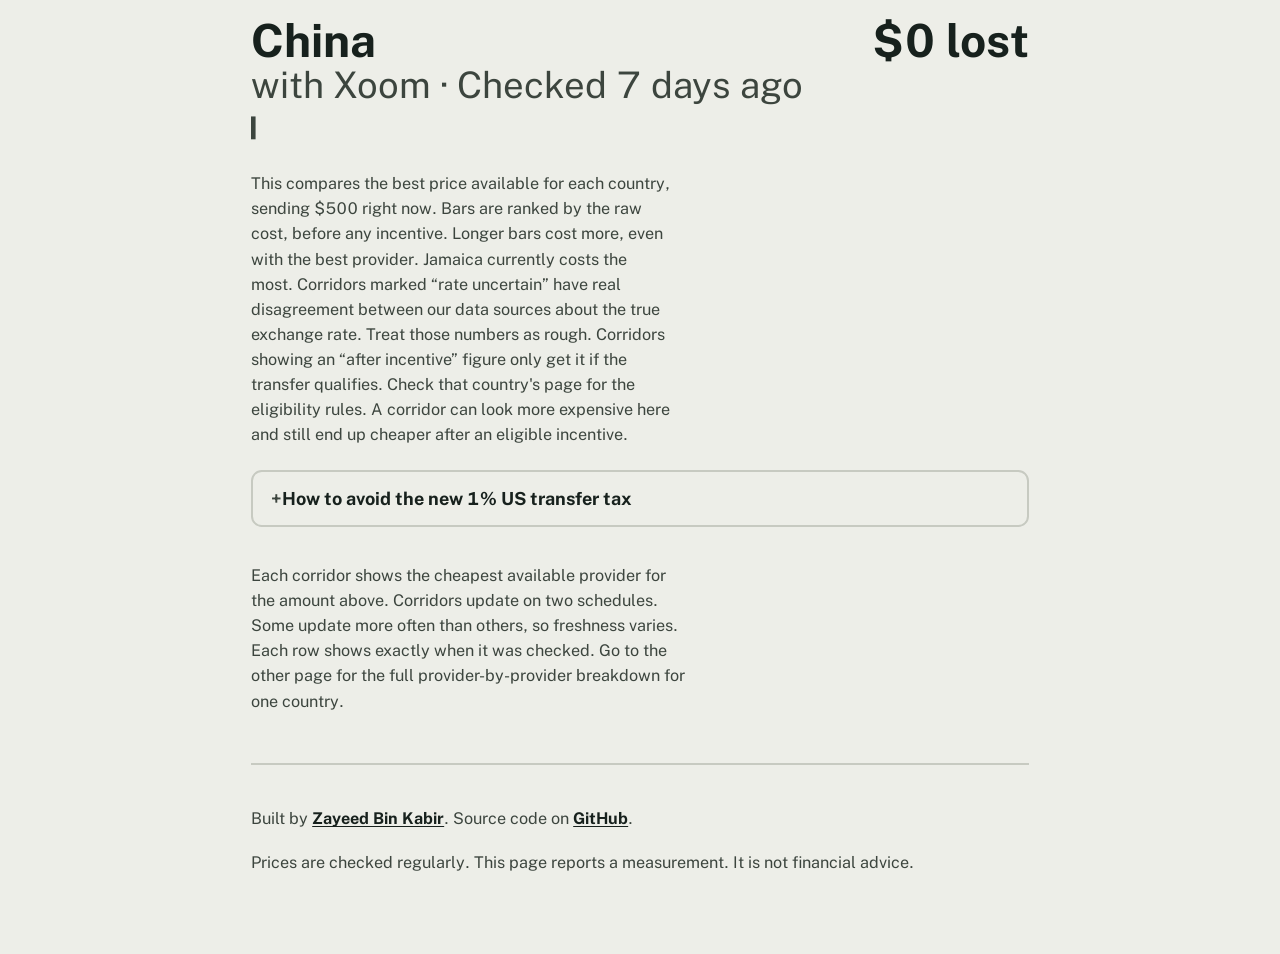
<file: docs/compare.html>
<!doctype html>
<html lang="en">
<head>
<meta charset="utf-8">
<meta name="viewport" content="width=device-width, initial-scale=1">
<title>Which country costs the most to send money to</title>
<meta name="description" content="Every corridor Remit Watch tracks, compared side by side at the same amount. See which country costs the most to send money to right now.">
<link rel="preconnect" href="https://fonts.googleapis.com">
<link rel="preconnect" href="https://fonts.gstatic.com" crossorigin>
<link href="https://fonts.googleapis.com/css2?family=Literata:wght@400;700&family=Public+Sans:wght@400;600;700&display=swap" rel="stylesheet">
<link rel="stylesheet" href="style.css">
</head>
<body>
<main class="wrap">

  <nav class="pagenav" aria-label="Pages">
    <a href="index.html">Compare providers</a>
    <a href="compare.html" aria-current="page">Compare countries</a>
  </nav>

  <header class="mast">
    <h1>Which country costs the most to send money to, right now.</h1>
    <p class="sub">Every corridor this site tracks, compared side by side at the same amount.
      Each one shows that country's best available provider.</p>
  </header>

  <div id="app" hidden>
    <h2 style="margin-top:1.25rem">How much are you sending?</h2>
    <div class="amtpresets" id="amtpresets" role="group" aria-label="Choose an amount in US dollars"></div>
    <div class="amtcustom">
      <label for="amount">Or type a different amount</label>
      <span class="box"><span aria-hidden="true">$</span>
        <input id="amount" type="number" inputmode="decimal" min="1" max="5000" step="0.01" value="500"
               aria-label="Amount in US dollars">
      </span>
    </div>

    <h2>Every corridor, compared</h2>
    <div class="sortbar" role="group" aria-label="Sort order">
      <span>Sort by:</span>
      <button type="button" class="btn" id="sortExpensive" aria-pressed="true">Most expensive first</button>
      <button type="button" class="btn" id="sortCheap" aria-pressed="false">Cheapest first</button>
      <button type="button" class="btn" id="sortAz" aria-pressed="false">Country A–Z</button>
    </div>
    <div id="compareChart" aria-live="polite"></div>

    <details class="taxinfo">
      <summary>How to avoid the new 1% US transfer tax</summary>
      <p>Since January 1, 2026, a US law taxes some transfers sent abroad at 1%. This only applies
        if you pay with cash, a money order, or a cashier's check at a counter. Paying from a bank
        account, a US debit or credit card, or most digital wallets is exempt. Every number on this
        page assumes bank-account funding, so none of them include this tax. If you're paying cash,
        add about 1% of the amount you send.
        <a href="https://www.irs.gov/newsroom/treasury-irs-issue-proposed-regulations-on-the-new-remittance-transfer-tax-established-under-the-one-big-beautiful-bill">Read the IRS notice</a>.</p>
    </details>

    <p class="note" id="note"></p>
  </div>

  <div class="state" id="loading">Loading the latest prices.</div>
  <div class="state" id="error" hidden>
    <b>No price data yet.</b>
    Run <code>python scripts/collect.py</code> and commit the files it writes to
    <code>docs/data</code>, or wait for the hourly job to do it.
  </div>

  <footer class="site-footer">
    <p>Built by <a href="https://www.linkedin.com/in/zayeed-bin-kabir/">Zayeed Bin Kabir</a>. Source code on
      <a href="https://github.com/jayeed17/remit-watch">GitHub</a>.</p>
    <p>Prices are checked regularly. This page reports a measurement. It is not financial advice.</p>
  </footer>

</main>

<script src="app.js"></script>
<script>
let SNAP = null, INCENTIVES = {}, amount = 500, sortMode = "expensive";

async function boot(){
  try {
    SNAP = await fetchSnapshot();
  } catch {
    $("loading").hidden = true; $("error").hidden = false; return;
  }
  INCENTIVES = await fetchIncentives();

  applyHash();

  $("amtpresets").innerHTML = [100,200,500,1000].map(v => `
    <button type="button" class="btn amtbtn" data-amt="${v}" aria-pressed="${v===amount}">$${v}</button>`).join("");
  [...$("amtpresets").querySelectorAll("button")].forEach(b => b.onclick = () => setAmount(+b.dataset.amt));
  $("amount").oninput = (e) => liveAmount(+e.target.value);
  $("amount").onchange = (e) => setAmount(+e.target.value);

  const sortIds = {expensive: "sortExpensive", cheap: "sortCheap", az: "sortAz"};
  Object.entries(sortIds).forEach(([mode, id]) => $(id).onclick = () => setSort(mode));

  $("note").textContent =
    `Each corridor shows the cheapest available provider for the amount above. Corridors update on ` +
    `two schedules. Some update more often than others, so freshness varies. Each row shows exactly ` +
    `when it was checked. Go to the other page for the full provider-by-provider breakdown for one country.`;

  $("loading").hidden = true; $("app").hidden = false;
  syncAmountUI(); setSort(sortMode);
}

// Shareable state: #AMOUNT, e.g. #1000.
function applyHash(){
  const m = /^#?(\d+(?:\.\d+)?)$/.exec(decodeURIComponent(location.hash));
  if (!m) return;
  amount = Math.max(1, Math.min(5000, Math.round((+m[1] || amount) * 100) / 100));
}
function syncHash(){
  history.replaceState(null, "", `#${amount}`);
}

function syncAmountPresets(){
  [...$("amtpresets").querySelectorAll("button")].forEach(b => {
    b.setAttribute("aria-pressed", String(+b.dataset.amt === amount));
  });
}
function syncAmountUI(){
  $("amount").value = amount;
  syncAmountPresets();
}
// Only clamps + rewrites the input's own displayed value - safe from preset
// buttons or on blur, but not on every keystroke (see index.html's copy of
// this comment for why: it corrupts multi-digit typing).
function setAmount(v){
  if (!Number.isFinite(v)) return;
  amount = Math.max(1, Math.min(5000, Math.round(v * 100) / 100));
  syncAmountUI(); render();
}
function liveAmount(v){
  if (!Number.isFinite(v) || v <= 0) return;
  amount = v;
  syncAmountPresets();
  render();
}
function setSort(mode){
  sortMode = mode;
  ["expensive","cheap","az"].forEach(m => {
    const id = "sort" + m[0].toUpperCase() + m.slice(1);
    $(id).setAttribute("aria-pressed", String(m === mode));
  });
  render();
}

function render(){
  syncHash();

  const items = SNAP.corridors.map(c => {
    const rows = rowsFor(c, amount).filter(q => !q.impractical);
    if (!rows.length) return null; // every provider's fee exceeds this amount there
    const raw = rows[0];
    const inc = incentiveFor(INCENTIVES, c.dst, raw.received, c.mid);
    // Raw cost is always what sorting/bar-length use, so the ranking never
    // silently shifts based on an incentive the sender might not qualify
    // for - the after-incentive figure is informational, shown alongside.
    return {
      country: c.country,
      displayLost: Math.max(0, Math.round(raw.usdLost)),
      afterIncentive: inc ? Math.max(0, Math.round(raw.usdLost - inc.usdAmt)) : null,
      incentiveCountry: inc?.country,
      incentiveRate: inc?.rate,
      provider: raw.provider,
      generated: c.generated || SNAP.generated,
      rateUncertain: !!c.rate_uncertain,
      disagreementPct: c.rate_disagreement_pct,
    };
  }).filter(Boolean);

  if (sortMode === "expensive") items.sort((a,b) => b.displayLost - a.displayLost);
  else if (sortMode === "cheap") items.sort((a,b) => a.displayLost - b.displayLost);
  else items.sort((a,b) => a.country.localeCompare(b.country));

  const max = Math.max(...items.map(it => it.displayLost), 1);
  const EXTRA = 18, top = 10, rowGap = 12;

  // Country name and the lost figure share one line so the row reads at a
  // glance; provider and freshness are one smaller, secondary line below.
  // This page is for scanning every corridor at once, so row height has to
  // stay small - flagged/incentive corridors get one extra secondary line
  // each, only when they need it, so the common row stays as short as possible.
  let y = top;
  const bars = items.map((it) => {
    const rowTop = y;
    const w = Math.max(2, (it.displayLost/max) * CW);
    const subY = 36;
    let lastY = subY, extras = "";
    if (it.rateUncertain) {
      lastY += EXTRA;
      extras += `<text x="0" y="${rowTop+lastY}" class="rowSub" fill="${C.keptText}">Rate uncertain. Sources disagree ${it.disagreementPct}%</text>`;
    }
    if (it.afterIncentive != null) {
      lastY += EXTRA;
      extras += `<text x="0" y="${rowTop+lastY}" class="rowSub" fill="${C.bestText}">Raw ${esc(usd(it.displayLost))} · after ${it.incentiveRate}% incentive: ${esc(usd(it.afterIncentive))}</text>`;
    }
    const barY = rowTop + lastY + 8;
    const rowH = (lastY + 8 + 10) + rowGap; // bar (height 10) + gap to next row
    y += rowH;
    return `
      <text x="0" y="${rowTop+18}" class="rowMain">${esc(it.country)}</text>
      <text x="${CW}" y="${rowTop+18}" text-anchor="end" class="rowMain">${esc(usd(it.displayLost))} lost</text>
      <text x="0" y="${rowTop+subY}" class="rowSub">with ${esc(it.provider)} · Checked ${esc(freshness(it.generated))}</text>
      ${extras}
      <rect x="0" y="${barY}" width="${w.toFixed(1)}" height="10" fill="${it.displayLost === max ? C.keptText : C.inkSoft}"/>`;
  }).join("");
  const H = y + 6 - rowGap;

  const most = [...items].sort((a,b) => b.displayLost - a.displayLost)[0];
  $("compareChart").innerHTML = `
    <svg class="chart" viewBox="0 0 ${CW} ${H}" role="img"
         aria-label="Comparing the cheapest available option for every country tracked, sending ${esc(usdPrecise(amount))} today">
      ${bars}
    </svg>
    <p class="caption">This compares the best price available for each country, sending ${usdPrecise(amount)} right
      now. Bars are ranked by the raw cost, before any incentive. Longer bars cost more, even with the
      best provider. ${esc(most?.country || "")} currently costs the most.
      ${items.some(it => it.rateUncertain) ? " Corridors marked “rate uncertain” have real disagreement between our data sources about the true exchange rate. Treat those numbers as rough." : ""}
      ${items.some(it => it.afterIncentive != null) ? " Corridors showing an “after incentive” figure only get it if the transfer qualifies. Check that country's page for the eligibility rules. A corridor can look more expensive here and still end up cheaper after an eligible incentive." : ""}</p>`;
}

boot();
</script>
</body>
</html>
</file>
<file: docs/style.css>
:root{
  --paper:#edeee8;
  --ink:#17211d;
  --ink-soft:#3c453e;      /* readable secondary text, ~8.5:1 on paper */
  --muted:#5e675f;         /* decoration only: gridlines, dividers — never text */
  --rule:#c7cac1;
  --kept-fill:#9e2b3b;     /* decorative bar/legend colour, not used for text */
  --kept-text:#7a1f2c;     /* readable red text, ~8.7:1 on paper */
  --best-fill:#1e6e52;
  --best-text:#14503b;     /* readable green text, ~8:1 on paper */
  --step:clamp(1rem,2.5vw,1.4rem);
  color-scheme:light;
}
*{box-sizing:border-box}
html{-webkit-text-size-adjust:100%;font-size:18px}
body{
  margin:0;background:var(--paper);color:var(--ink);
  font-family:"Public Sans",ui-sans-serif,system-ui,sans-serif;
  font-size:1rem;line-height:1.55;
  font-variant-numeric:tabular-nums;
}
.wrap{max-width:46rem;margin:0 auto;padding:var(--step) var(--step) 4rem}
a{color:var(--ink);text-underline-offset:.15em}
h1,h2{font-family:"Literata",Georgia,"Times New Roman",serif}

:is(a,button,input,[tabindex]):focus-visible{
  outline:3px solid var(--ink);outline-offset:3px;border-radius:.3rem;
}

/* ---- page nav ---- */
.pagenav{display:flex;flex-wrap:wrap;gap:.75rem;margin:0 0 1.5rem}
.pagenav a{
  display:inline-flex;align-items:center;min-height:48px;padding:.5rem 1.1rem;
  border:2px solid var(--ink);border-radius:.6rem;font-weight:700;text-decoration:none;
}
.pagenav a[aria-current="page"]{background:var(--ink);color:var(--paper)}

/* ---- masthead ---- */
.mast{padding:.5rem 0 1.25rem}
h1{
  margin:0;font-size:clamp(1.8rem,5.5vw,2.6rem);font-weight:700;
  letter-spacing:-.03em;line-height:1.1;max-width:20ch;
}
.sub{margin:.75rem 0 0;color:var(--ink-soft);font-size:1.05rem;max-width:48ch}

/* ---- section headings ---- */
h2{
  margin:2.25rem 0 .85rem;font-size:1.15rem;font-weight:700;letter-spacing:-.01em;
  padding-bottom:.4rem;border-bottom:2px solid var(--ink);
}

/* ---- generic button ---- */
.btn{
  min-height:48px;padding:.6rem 1.1rem;font:inherit;font-size:1rem;font-weight:700;
  color:var(--ink);background:var(--paper);border:2px solid var(--ink);border-radius:.6rem;
  cursor:pointer;
}
.btn[aria-pressed="true"],.btn[aria-expanded="true"]{
  background:var(--ink);color:var(--paper);border-width:4px;padding:calc(.6rem - 2px) calc(1.1rem - 2px);
}

/* ---- country picker ---- */
.countries{display:flex;flex-wrap:wrap;gap:.75rem;margin:0;padding:0}
.countries.more{margin-top:.75rem}
.country-btn{
  flex:1 1 8.5rem;display:flex;flex-direction:column;align-items:center;gap:.5rem;
  min-height:5.5rem;padding:.85rem .5rem;font:inherit;font-size:1rem;font-weight:600;
  color:var(--ink);background:var(--paper);border:2px solid var(--ink);border-radius:.75rem;
  cursor:pointer;text-align:center;
}
.country-btn .flagbox{width:2.75rem;height:1.85rem;flex:none}
.country-btn .flagbox svg{width:100%;height:100%;display:block;border:1px solid var(--ink)}
.country-btn .flagFallback{
  width:100%;height:100%;display:flex;align-items:center;justify-content:center;
  border:2px solid var(--ink);border-radius:.2rem;font-weight:700;font-size:.9rem;
}
.country-btn[aria-pressed="true"]{
  background:var(--ink);color:var(--paper);border-width:4px;padding:calc(.85rem - 2px) calc(.5rem - 2px);
}
.country-btn[aria-pressed="true"] .flagbox svg,
.country-btn[aria-pressed="true"] .flagFallback{border-color:var(--paper)}
.country-btn[aria-pressed="true"] .tag{color:var(--paper)}
.morebtn{margin-top:.75rem}

/* ---- amount picker ---- */
.amtpresets{display:flex;flex-wrap:wrap;gap:.75rem;margin:0 0 1rem;padding:0}
.amtbtn{min-width:5.5rem}
.amtcustom{display:flex;flex-wrap:wrap;align-items:center;gap:.6rem;font-size:1rem}
.amtcustom label{font-weight:600}
.amtcustom .box{
  display:inline-flex;align-items:center;gap:.25rem;border:2px solid var(--ink);
  border-radius:.6rem;padding:.4rem .7rem;background:#fff;
}
.amtcustom input{
  font:inherit;font-size:1.05rem;font-variant-numeric:tabular-nums;color:var(--ink);
  background:transparent;border:0;width:5ch;-moz-appearance:textfield;min-height:48px;
}
.amtcustom input::-webkit-outer-spin-button,
.amtcustom input::-webkit-inner-spin-button{-webkit-appearance:none;margin:0}

/* ---- the plain-language answer ---- */
.lead{
  margin:1.75rem 0 0;font-size:clamp(1.2rem,3.6vw,1.5rem);line-height:1.5;font-weight:600;
  letter-spacing:-.01em;
}
.lead b{font-weight:700}

/* ---- freshness ---- */
.freshness{margin:.4rem 0 0;color:var(--ink-soft);font-size:.9rem}

/* ---- rate-uncertain disclosure ---- */
.uncertain{
  margin:.85rem 0 0;padding:.85rem 1rem;border:2px solid var(--kept-text);border-radius:.6rem;
  color:var(--kept-text);font-weight:600;font-size:.95rem;
}

/* ---- US remittance tax explainer ---- */
.taxinfo{margin:1.25rem 0 0;border:2px solid var(--rule);border-radius:.6rem;padding:0 1rem}
.taxinfo summary{
  cursor:pointer;font-weight:700;padding:.7rem 0;min-height:48px;display:flex;
  align-items:center;font-size:1rem;list-style:none;
}
.taxinfo summary::-webkit-details-marker{display:none}
.taxinfo summary::before{content:"+ ";color:var(--ink-soft)}
.taxinfo[open] summary::before{content:"− "}
.taxinfo p{margin:0 0 1rem;color:var(--ink-soft);font-size:.95rem;max-width:52ch}
.taxinfo a{font-weight:700;text-decoration:underline}

/* ---- shortfall bar: the one loud picture ---- */
.shortfall{margin:1.25rem 0 0}
.bar{
  position:relative;display:flex;height:4.5rem;border:2px solid var(--ink);
  overflow:hidden;background:var(--paper);
}
.bar .arrives{background:var(--ink)}
.bar .kept{background:var(--kept-fill);flex:1 1 auto}
.bar span{transition:width .35s cubic-bezier(.2,.7,.3,1)}
.legend{display:flex;flex-wrap:wrap;gap:.5rem 2rem;margin:.85rem 0 0}
.legend > div{font-size:.9rem;color:var(--ink-soft)}
.legend b{display:block;color:var(--ink);font-size:1.4rem;font-weight:700;letter-spacing:-.02em}
.legend .loud b{color:var(--kept-text)}

/* ---- receiving-country incentive: always its own box, never folded in ---- */
.incentive{
  margin:1rem 0 0;padding:.85rem 1rem;border:2px solid var(--best-text);border-radius:.6rem;
  font-size:.95rem;color:var(--ink-soft);
}
.incentive b{color:var(--best-text)}
.incentive .elig{display:block;margin-top:.4rem}

/* ---- share link ---- */
.share{margin:1.25rem 0 0;display:flex;align-items:center;flex-wrap:wrap;gap:.75rem 1rem}
#shareStatus{font-size:.9rem;color:var(--best-text);font-weight:700}

/* ---- ranked rows ---- */
.rows{margin:0;padding:0;list-style:none}
.row{padding:1rem 0;border-bottom:2px solid var(--rule)}
.name{font-size:1.1rem;font-weight:700;letter-spacing:-.01em}
.bank{font-weight:400;color:var(--ink-soft);font-size:.9rem}
.tag{
  display:inline-block;margin-left:.6rem;font-size:.9rem;font-weight:700;
  border:2px solid currentColor;border-radius:.3rem;padding:.1em .5em;vertical-align:.2em;
}
.tag.good{color:var(--best-text)}
.tag.bad{color:var(--kept-text)}
.stats{display:flex;flex-wrap:wrap;gap:.4rem 1.5rem;margin:.5rem 0 0;font-size:1.05rem}
.stats .stat b{font-variant-numeric:tabular-nums}
.stats .loss b{color:var(--kept-text)}
.detail{margin:.4rem 0 0;color:var(--ink-soft);font-size:.9rem}

/* ---- charts (shared) ---- */
.chart{width:100%;height:auto;overflow:visible;margin-top:.75rem}
.chart .axis{stroke:var(--rule);stroke-width:1}
.chart .line{fill:none;stroke-width:2.5;stroke-linejoin:round;stroke-linecap:round}
.chart .axisText{font-size:19px;fill:var(--ink-soft)}
.chart .barName{font-size:22px;font-weight:700;fill:var(--ink)}
.chart .barAmt{font-size:19px;fill:var(--ink-soft)}
.chart .rowMain{font-size:20px;font-weight:700;fill:var(--ink)}
.chart .rowSub{font-size:16px;fill:var(--ink-soft)}
@media (prefers-reduced-motion:reduce){.bar span{transition:none}}
.keys{display:flex;flex-wrap:wrap;gap:.5rem 1.25rem;margin-top:.75rem;font-size:1.05rem;color:var(--ink)}
.keys i{display:inline-block;width:.85rem;height:.85rem;margin-right:.4rem;vertical-align:-.08em;border-radius:.15rem}
.caption{margin:.6rem 0 0;color:var(--ink-soft);font-size:.9rem;max-width:42ch}

/* ---- sortable compare list ---- */
.sortbar{display:flex;flex-wrap:wrap;gap:.75rem;align-items:center;margin:0 0 1.25rem}
.sortbar span{font-weight:600;font-size:.95rem;color:var(--ink-soft)}

.note{margin:2rem 0 0;color:var(--ink-soft);font-size:.9rem;max-width:44ch}
.state{padding:2rem 0;color:var(--ink-soft);font-size:1.05rem}
.state b{display:block;color:var(--ink);font-weight:700;font-size:1.15rem;margin-bottom:.3rem}
[hidden]{display:none!important}

/* ---- footer ---- */
.site-footer{
  margin-top:2.75rem;padding-top:1.25rem;border-top:2px solid var(--rule);
  font-size:.9rem;color:var(--ink-soft);
}
.site-footer p{margin:.4rem 0}
.site-footer a{font-weight:700;text-decoration:underline;display:inline-flex;align-items:center;min-height:48px}
</file>
